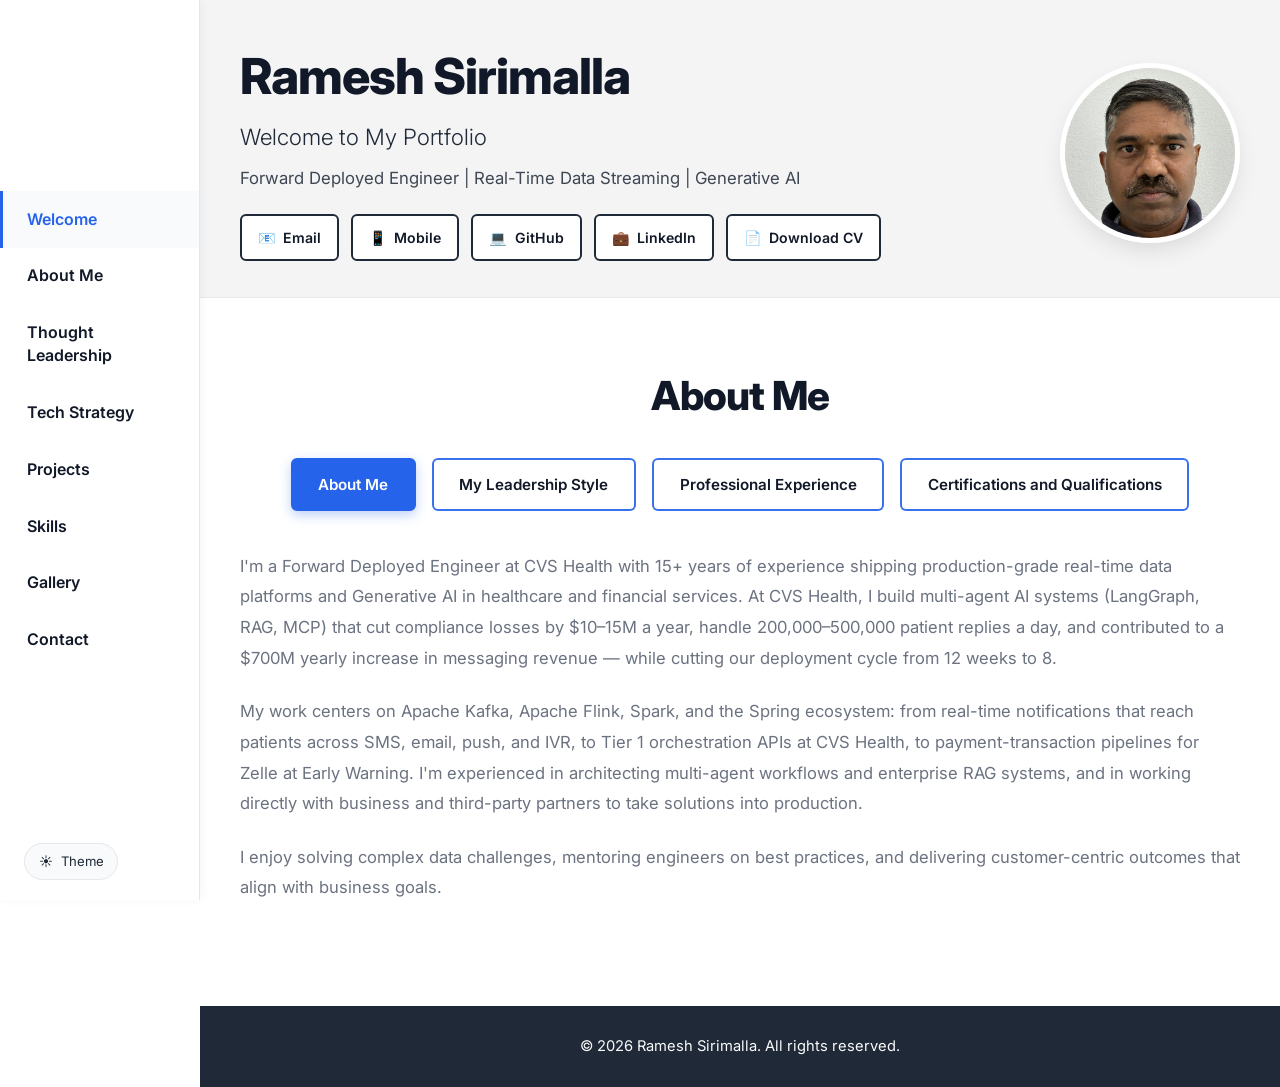
<file: index.html>
<!DOCTYPE html>
<html lang="en" data-theme="light">
<head>
  <meta charset="UTF-8">
  <meta name="viewport" content="width=device-width, initial-scale=1.0">
  <title>Ramesh Sirimalla — Forward Deployed Engineer</title>
  <meta name="description" content="Ramesh Sirimalla is a Forward Deployed Engineer at CVS Health building production multi-agent AI that saves $10–15M a year, with 15+ years in real-time data streaming.">
  <meta name="author" content="Ramesh Sirimalla">

  <!-- Open Graph -->
  <meta property="og:type" content="website">
  <meta property="og:title" content="Ramesh Sirimalla — Forward Deployed Engineer">
  <meta property="og:description" content="15+ years building real-time data platforms, Kafka streaming systems, APIs, and Generative AI solutions in healthcare and financial services.">
  <meta property="og:image" content="https://sirijallu.github.io/ramesh_sirimalla_profile/images/profile.jpg">
  <meta property="og:url" content="https://sirijallu.github.io/ramesh_sirimalla_profile/">

  <link rel="canonical" href="https://sirijallu.github.io/ramesh_sirimalla_profile/">
  <link rel="icon" type="image/svg+xml" href="images/favicon.svg">

  <link rel="preconnect" href="https://fonts.googleapis.com">
  <link rel="preconnect" href="https://fonts.gstatic.com" crossorigin>
  <link href="https://fonts.googleapis.com/css2?family=Inter:wght@300;400;500;600;700;800&display=swap" rel="stylesheet">

  <link rel="stylesheet" href="css/style.css">
</head>
<body>

  <a class="skip-link" href="#main">Skip to main content</a>

  <!-- ===================== Sidebar Navigation ===================== -->
  <nav class="sidebar" id="sidebar" aria-label="Primary">
    <ul class="sidebar-menu">
      <li><a href="#welcome" data-section="welcome">Welcome</a></li>
      <li><a href="#about" data-section="about">About Me</a></li>
      <li><a href="#thought-leadership" data-section="thought-leadership">Thought Leadership</a></li>
      <li><a href="#tech-strategy" data-section="tech-strategy">Tech Strategy</a></li>
      <li><a href="#projects" data-section="projects">Projects</a></li>
      <li><a href="#skills" data-section="skills">Skills</a></li>
      <li><a href="#gallery" data-section="gallery">Gallery</a></li>
      <li><a href="#contact" data-section="contact">Contact</a></li>
    </ul>

    <div class="sidebar-footer">
      <button id="theme-toggle" class="theme-toggle" aria-label="Toggle dark mode">
        <span class="icon-sun" aria-hidden="true">☀️</span>
        <span class="icon-moon" aria-hidden="true">🌙</span>
        <span class="theme-label">Theme</span>
      </button>
    </div>
  </nav>

  <!-- Mobile menu toggle -->
  <button class="mobile-menu-toggle" id="mobile-menu-toggle" aria-label="Toggle navigation menu" aria-expanded="false" aria-controls="sidebar">
    <span></span><span></span><span></span>
  </button>
  <div class="sidebar-backdrop" id="sidebar-backdrop" hidden></div>

  <!-- ===================== Main Content ===================== -->
  <div class="main-content">
    <main id="main">

      <!-- ===================== Hero ===================== -->
      <header id="welcome" class="hero">
        <div class="container hero-container">
          <div class="hero-content">
            <h1>Ramesh Sirimalla</h1>
            <p class="tagline-subtitle">Welcome to My Portfolio</p>
            <p class="tagline">Forward Deployed Engineer | Real-Time Data Streaming | Generative AI</p>

            <div class="hero-contact-links">
              <button type="button" class="hero-contact-btn" id="email-btn" aria-expanded="false" aria-controls="email-display">
                <span aria-hidden="true">📧</span> Email
              </button>
              <button type="button" class="hero-contact-btn" id="phone-btn" aria-expanded="false" aria-controls="phone-display">
                <span aria-hidden="true">📱</span> Mobile
              </button>
              <a href="https://github.com/sirijallu" class="hero-contact-btn" target="_blank" rel="noopener">
                <span aria-hidden="true">💻</span> GitHub
              </a>
              <a href="https://www.linkedin.com/in/ramesh-sirimalla/" class="hero-contact-btn" target="_blank" rel="noopener">
                <span aria-hidden="true">💼</span> LinkedIn
              </a>
              <a href="resume/Ramesh_Sirimalla_Resume.pdf" class="hero-contact-btn" target="_blank" rel="noopener">
                <span aria-hidden="true">📄</span> Download CV
              </a>
            </div>
            <p class="contact-reveal" id="email-display" hidden>
              📧 <a href="mailto:rsirimalla82@gmail.com">rsirimalla82@gmail.com</a>
            </p>
            <p class="contact-reveal" id="phone-display" hidden>
              📱 <a href="tel:+19402977675">+1 940-297-7675</a>
            </p>
          </div>
          <div class="hero-photo">
            <img src="images/profile.jpg" alt="Portrait of Ramesh Sirimalla" width="180" height="180" class="profile-image-hero" fetchpriority="high">
          </div>
        </div>
      </header>

      <!-- ===================== About ===================== -->
      <section id="about" class="section" data-panel>
        <div class="container">
          <h2 class="section-title">About Me</h2>

          <div class="tab-nav" role="tablist" aria-label="About topics">
            <button class="tab-btn active" role="tab" aria-selected="true" aria-controls="about-me" id="tab-about-me">About Me</button>
            <button class="tab-btn" role="tab" aria-selected="false" aria-controls="about-leadership" id="tab-about-leadership">My Leadership Style</button>
            <button class="tab-btn" role="tab" aria-selected="false" aria-controls="about-experience" id="tab-about-experience">Professional Experience</button>
            <button class="tab-btn" role="tab" aria-selected="false" aria-controls="about-certifications" id="tab-about-certifications">Certifications and Qualifications</button>
          </div>

          <!-- About Me -->
          <div class="tab-panel active about-text" id="about-me" role="tabpanel" aria-labelledby="tab-about-me">
            <p>
              I'm a Forward Deployed Engineer at CVS Health with 15+ years of experience shipping
              production-grade real-time data platforms and Generative AI in healthcare and financial
              services. At CVS Health, I build multi-agent AI systems (LangGraph, RAG, MCP) that cut
              compliance losses by $10–15M a year, handle 200,000–500,000 patient replies a day, and
              contributed to a $700M yearly increase in messaging revenue — while cutting our
              deployment cycle from 12 weeks to 8.
            </p>
            <p>
              My work centers on Apache Kafka, Apache Flink, Spark, and the Spring ecosystem: from
              real-time notifications that reach patients across SMS, email, push, and IVR, to
              Tier 1 orchestration APIs at CVS Health, to payment-transaction pipelines for Zelle
              at Early Warning. I'm experienced in architecting multi-agent workflows and
              enterprise RAG systems, and in working directly with business and third-party
              partners to take solutions into production.
            </p>
            <p>
              I enjoy solving complex data challenges, mentoring engineers on best practices, and
              delivering customer-centric outcomes that align with business goals.
            </p>
          </div>

          <!-- My Leadership Style -->
          <div class="tab-panel" id="about-leadership" role="tabpanel" aria-labelledby="tab-about-leadership" hidden>
            <p class="callout">
              I lead from the code outward. I stay hands-on in design and implementation, embed
              with business and third-party partners to understand the real problem, and help my
              team ship production-ready solutions — not just demos. I believe reliable systems
              come from clear ownership, strong engineering practices, and open collaboration.
            </p>

            <h3 class="subsection-title">Key Leadership Principles</h3>
            <div class="card-grid card-grid-3">
              <div class="card accent-card">
                <div class="card-icon" aria-hidden="true">🎯</div>
                <h4>Customer-Focused Delivery</h4>
                <p>Start from the patient, customer, or business user, and measure success by what reaches production.</p>
              </div>
              <div class="card accent-card">
                <div class="card-icon" aria-hidden="true">🛠️</div>
                <h4>Hands-On Technical Leadership</h4>
                <p>Lead high-level design and stay close to the code, so trade-offs are made with real technical depth.</p>
              </div>
              <div class="card accent-card">
                <div class="card-icon" aria-hidden="true">🔗</div>
                <h4>Systems Thinking</h4>
                <p>Design event-driven systems end to end — producers, topics, consumers, and downstream APIs — so each part stays reliable.</p>
              </div>
              <div class="card accent-card">
                <div class="card-icon" aria-hidden="true">🧑‍🏫</div>
                <h4>Mentoring Engineers</h4>
                <p>Mentor junior engineers on best practices and technical skills, and grow the team's capability over time.</p>
              </div>
              <div class="card accent-card">
                <div class="card-icon" aria-hidden="true">✅</div>
                <h4>Quality &amp; Compliance</h4>
                <p>Use code reviews and engineering standards to keep healthcare and financial systems secure and compliant.</p>
              </div>
              <div class="card accent-card">
                <div class="card-icon" aria-hidden="true">🤝</div>
                <h4>Cross-Functional Collaboration</h4>
                <p>Work closely with product, business, and partner teams to turn requirements into working solutions.</p>
              </div>
            </div>

            <h3 class="subsection-title">How I Apply Them</h3>
            <div class="application-list">
              <div class="application-item">
                <div class="application-icon" aria-hidden="true">🧪</div>
                <div>
                  <h4>Prove It With a POC</h4>
                  <p>Validate new approaches — Redpanda, Flink, Azure Service Bus — with focused proofs of concept before committing.</p>
                </div>
              </div>
              <div class="application-item">
                <div class="application-icon" aria-hidden="true">📟</div>
                <div>
                  <h4>Operate What We Build</h4>
                  <p>Build in monitoring and alerting with Splunk, Grafana, and C3 so issues are caught before users see them.</p>
                </div>
              </div>
              <div class="application-item">
                <div class="application-icon" aria-hidden="true">💬</div>
                <div>
                  <h4>Open Communication</h4>
                  <p>Resolve conflicts between teams and stakeholders early, and keep everyone aligned on scope and timelines.</p>
                </div>
              </div>
              <div class="application-item">
                <div class="application-icon" aria-hidden="true">🔁</div>
                <div>
                  <h4>Continuous Improvement</h4>
                  <p>Streamline workflows, automate routine work, and evaluate new tools that make the team faster.</p>
                </div>
              </div>
            </div>
          </div>

          <!-- Professional Experience -->
          <div class="tab-panel" id="about-experience" role="tabpanel" aria-labelledby="tab-about-experience" hidden>
            <div class="experience-item">
              <h3 class="company-name">CVS Health</h3>
              <h4 class="job-title">Forward Deployed Engineer</h4>
              <p class="job-meta">Dallas, TX | Dec 2023 – Present</p>
              <p class="job-summary">
                Build agentic AI that saves CVS Health an estimated $10–15 million a year in compliance losses on patient outreach.
              </p>
              <ul class="job-highlights">
                <li>Cut CVS Health's legal compliance losses by an estimated $10–15 million a year by designing and building a multi-agent AI system with LangGraph that screens patient outreach against the Do Not Contact list and TCPA rules across SMS, email, RCS, and IVR.</li>
                <li>Grounded the agents' compliance decisions with retrieval-augmented generation (RAG) over CVS compliance policies, patient consent records, and TCPA regulations.</li>
                <li>Connected the agents to the federal TCPA and Do Not Call (DNC) lists through the Model Context Protocol (MCP), so every outreach decision is checked against current federal data.</li>
                <li>Owned the solution end to end with business stakeholders, from development through production deployment, delivering real-time compliance alerts and an up-to-date dashboard for the business.</li>
                <li>Developed a model that uses CVS Health's internal NLP / LLM model to understand and respond to 200,000–500,000 patient replies a day across SMS (CVS's production short code), IVR, and email.</li>
                <li>Detects the intent of every reply and responds automatically: opt-outs (STOP), opt-ins (JOIN), UNDO, REFILL, HELP, YES/NO confirmations for refills and appointments, and free-text patient questions.</li>
                <li>Built a multi-agent system with LangGraph and RAG that gives business stakeholders across Pharmacy Personalization (RxP), Pharmacy Connect (RxC), IDW, and CRDW up-to-date Grafana and Splunk dashboards on patient outreach across SMS, IVR, email, RCS, and push.</li>
                <li>Increased outreach capacity by 25%, contributing to a $700 million yearly increase in revenue from CVS Health's messaging platform.</li>
                <li>Cut the deployment cycle from 12 weeks to 8 weeks (about 33% faster), getting new capabilities to patients and the business sooner.</li>
                <li>Lead engineering teams building healthcare solutions and mentor junior engineers on best practices.</li>
              </ul>
            </div>

            <div class="experience-item">
              <h3 class="company-name">CVS Health</h3>
              <h4 class="job-title">Senior Lead Engineer</h4>
              <p class="job-meta">Dallas, TX | Jun 2020 – Dec 2023</p>
              <p class="job-summary">
                Built real-time APIs and event-driven services for Retail Orchestration Channel
                Management (ROCM), a Tier 1 orchestration hub.
              </p>
              <ul class="job-highlights">
                <li>Designed Spring Boot services for a real-time compliance-check API and a Patient Preferences API for CVS.com users.</li>
                <li>Built inbound RESTful services for third-party dispositions and integrated internal submit-order, refill-reminder, and schedule-refill APIs.</li>
                <li>Built Spring Integration applications on Confluent Kafka to capture events in real time, apply business logic, and keep other CVS systems up to date.</li>
                <li>Built nightly Spring Boot schedulers loading ROCM configuration from Oracle to MongoDB.</li>
                <li>Set up high and critical alerting with C3 and Splunk, and led code reviews for quality and regulatory compliance.</li>
                <li>Designed and implemented RESTful web services integrating third-party SMS, IVR, and email providers.</li>
                <li>Built Kafka Streams applications with Spring Boot to prevent duplicate messages and guarantee delivery within the legal time window.</li>
                <li>Built a proof of concept decoupling RESTful services with Azure Service Bus for payment-transaction audits in the prescription purchase cycle, with computation in Apache Flink.</li>
                <li>Delivered multiple streaming proofs of concept on Redpanda, Apache Kafka, and Apache Flink.</li>
              </ul>
            </div>

            <div class="experience-item">
              <h3 class="company-name">Early Warning Services (Zelle)</h3>
              <h4 class="job-title">Senior Data Engineer</h4>
              <p class="job-meta">Scottsdale, AZ | Jan 2019 – May 2020</p>
              <p class="job-summary">
                Built real-time Kafka and Spring Boot services and reporting for payment transactions.
              </p>
              <ul class="job-highlights">
                <li>Developed Spring Boot services with Kafka Connect and KSQL to store audit transactions for real-time dashboards.</li>
                <li>Designed complex KStream topologies to dedupe messages and join multiple topics into a single downstream payload.</li>
                <li>Built a common gateway API with Spring Boot and Redis for load balancing and third-party integration.</li>
                <li>Built StreamSets pipelines for Mastercard reconciliation reports, and Grafana and Splunk dashboards for Visa and Zelle reporting.</li>
                <li>Led the development team and worked with stakeholders on requirements and data architecture.</li>
              </ul>
            </div>

            <div class="experience-item">
              <h3 class="company-name">CBRE</h3>
              <h4 class="job-title">Kafka Lead Developer</h4>
              <p class="job-meta">Dallas, TX | Jun 2018 – Dec 2018</p>
              <p class="job-summary">
                Streamed corporate real estate data from CBRE's Sequentra platform to external lease-accounting
                systems with Confluent Kafka and microservices.
              </p>
              <ul class="job-highlights">
                <li>Implemented complex Confluent Kafka producer use cases publishing 3 million records into the Kafka cluster.</li>
                <li>Built pub-sub producer and consumer services for payments, reports, occupancies, and other use cases, updating customer applications in real time.</li>
                <li>Implemented replay and retry logic for business needs, with consumers that reset offsets using the Kafka consumer seek API.</li>
                <li>Worked closely with data scientists, providing the data inputs required by business requirements, and took part in application design document (ADD) discussions with the strategic architect.</li>
                <li>Built a proof of concept provisioning AWS infrastructure with Terraform, and worked on CI/CD pipelines with DevOps tools.</li>
              </ul>
            </div>

            <h3 class="subsection-title">Earlier Career Experience</h3>

            <div class="experience-item condensed">
              <h3 class="company-name">New York State (ITS)</h3>
              <h4 class="job-title">Big Data Developer</h4>
              <p class="job-meta">Albany, NY | Apr 2015 – May 2018</p>
              <p class="job-summary">
                Improved real-time analytics by integrating Kafka and Spark Streaming, built big data
                solutions on the Hadoop ecosystem, and developed Java applications with Spring and Hibernate.
              </p>
            </div>

            <div class="experience-item condensed">
              <h3 class="company-name">New York State Police (DCJS)</h3>
              <h4 class="job-title">Senior Software Engineer</h4>
              <p class="job-meta">Albany, NY | Apr 2013 – Mar 2015</p>
              <p class="job-summary">
                Developed and maintained Java applications, integrated third-party APIs, and resolved
                production issues in an Agile team.
              </p>
            </div>

            <div class="experience-item condensed">
              <h3 class="company-name">Pearson VUE</h3>
              <h4 class="job-title">Senior Software Engineer</h4>
              <p class="job-meta">Iowa City, IA | Nov 2011 – Mar 2013</p>
              <p class="job-summary">
                Built the fee-processing system for the NBPTS National Board Certification program
                (about 55,000 certified teachers and counselors), from requirements through go-live.
              </p>
              <ul class="job-highlights">
                <li>Developed the core journal-entry flow and about 10 use cases (fund distribution, scholarships, approvals, third-party payer setup), plus journal-entry reports and stored procedures.</li>
                <li>Built CyberSource credit-card and eCheck reconciliation, and fixed Hosted Order Page timeouts with a POST URL integration.</li>
                <li>Played a major role in go-live and stabilization, then rolled the application out to other brands.</li>
              </ul>
            </div>
          </div>

          <!-- Certifications and Qualifications -->
          <div class="tab-panel" id="about-certifications" role="tabpanel" aria-labelledby="tab-about-certifications" hidden>
            <div class="card-grid card-grid-2">
              <div class="card accent-card">
                <h3>Confluent Fundamentals Accreditation</h3>
                <p class="cert-issuer">Confluent</p>
                <p>Validates core knowledge of Apache Kafka and the Confluent platform — topics, producers and consumers, Kafka Connect, and stream processing.</p>
              </div>
            </div>

            <h3 class="subsection-title">Education</h3>
            <div class="card-grid card-grid-2">
              <div class="card accent-card">
                <h3>Bachelor of Engineering, Computer Science</h3>
                <p class="cert-issuer">MVSR Engineering College (Osmania University), Hyderabad, India | 2001 – 2005</p>
                <p>Graduated with First Class.</p>
              </div>
            </div>
          </div>
        </div>
      </section>

      <!-- ===================== Thought Leadership ===================== -->
      <section id="thought-leadership" class="section" data-panel>
        <div class="container">
          <h2 class="section-title">Thought Leadership</h2>

          <div class="tab-nav" role="tablist" aria-label="Thought leadership topics">
            <button class="tab-btn active" role="tab" aria-selected="true" aria-controls="tl-highlights" id="tab-tl-highlights">Career Highlights</button>
            <button class="tab-btn" role="tab" aria-selected="false" aria-controls="tl-recommendations" id="tab-tl-recommendations">Recommendations</button>
          </div>

          <div class="tab-panel active" id="tl-highlights" role="tabpanel" aria-labelledby="tab-tl-highlights">
            <div class="feature-list">
              <div class="feature-item">
                <h3>🤖 $10–15M a year saved with agentic AI for patient outreach compliance</h3>
                <p>Built and deployed, end to end with business stakeholders, a multi-agent LangGraph system with RAG and MCP that screens outreach across SMS, email, RCS, and IVR against TCPA and Do Not Contact rules, with real-time alerts and a live dashboard for the business.</p>
              </div>
              <div class="feature-item">
                <h3>📨 Real-time notifications for CVS Health patients</h3>
                <p>Led design of streaming applications that deliver a near-real-time experience across SMS, email, push, and IVR, with duplicate prevention and legal delivery windows.</p>
              </div>
              <div class="feature-item">
                <h3>🏥 Tier 1 orchestration hub APIs</h3>
                <p>Built real-time compliance-check and Patient Preferences APIs for CVS.com users, with high and critical alerting on Splunk and C3.</p>
              </div>
              <div class="feature-item">
                <h3>💸 Real-time payment pipelines for Zelle</h3>
                <p>Designed complex KStream topologies and Kafka Connect / KSQL services powering real-time audit dashboards and Visa, Mastercard, and Zelle reporting.</p>
              </div>
              <div class="feature-item">
                <h3>🌊 Streaming innovation through proofs of concept</h3>
                <p>Delivered multiple POCs on Redpanda, Apache Kafka, Apache Flink, and Azure Service Bus to evaluate new streaming architectures.</p>
              </div>
              <div class="feature-item">
                <h3>⏩ Deployment cycle cut from 12 weeks to 8</h3>
                <p>Delivered new capabilities to CVS Health patients and business teams about 33% faster.</p>
              </div>
              <div class="feature-item">
                <h3>🧑‍🏫 Mentoring the next generation of engineers</h3>
                <p>Lead engineering teams building healthcare solutions and mentor junior engineers on best practices and technical skills.</p>
              </div>
            </div>
          </div>

          <div class="tab-panel" id="tl-recommendations" role="tabpanel" aria-labelledby="tab-tl-recommendations" hidden>
            <blockquote class="callout testimonial">
              <p>"Ramesh was a pleasure to work with. He did an outstanding job for me at our client, New York State. I highly recommend Ramesh to any potential employer."</p>
              <footer>— Robert Kelsey, via <a href="https://www.linkedin.com/in/ramesh-sirimalla/" target="_blank" rel="noopener">LinkedIn</a></footer>
            </blockquote>
          </div>
        </div>
      </section>

      <!-- ===================== Tech Strategy ===================== -->
      <section id="tech-strategy" class="section" data-panel>
        <div class="container">
          <h2 class="section-title">Tech Strategy</h2>

          <div class="tab-nav" role="tablist" aria-label="Tech strategy topics">
            <button class="tab-btn active" role="tab" aria-selected="true" aria-controls="ts-streaming" id="tab-ts-streaming">Real-Time Streaming Pillars</button>
          </div>

          <div class="tab-panel active" id="ts-streaming" role="tabpanel" aria-labelledby="tab-ts-streaming">
            <p class="section-intro">
              Five pillars I use to design real-time data platforms and GenAI systems that hold up
              in production — in regulated industries like healthcare and payments.
            </p>

            <div class="card-grid card-grid-3">
              <div class="card pillar-card">
                <div class="pillar-head">
                  <span class="pillar-icon" aria-hidden="true">🎯</span>
                  <div><span class="pillar-num">Pillar 1</span><h3>Reliable Delivery</h3></div>
                </div>
                <p class="pillar-lead">Every message, exactly when it matters.</p>
                <ul class="check-list">
                  <li>Deduplicate and join streams with KStreams</li>
                  <li>Meet business and legal delivery windows</li>
                  <li>Design for retries and failure from day one</li>
                </ul>
              </div>
              <div class="card pillar-card">
                <div class="pillar-head">
                  <span class="pillar-icon" aria-hidden="true">🧩</span>
                  <div><span class="pillar-num">Pillar 2</span><h3>Event-Driven Decoupling</h3></div>
                </div>
                <p class="pillar-lead">Loosely coupled services that scale independently.</p>
                <ul class="check-list">
                  <li>Kafka, Redpanda, and Azure Service Bus as the backbone</li>
                  <li>Clean RESTful APIs at the edges</li>
                  <li>Stateful processing in Kafka Streams and Flink</li>
                </ul>
              </div>
              <div class="card pillar-card">
                <div class="pillar-head">
                  <span class="pillar-icon" aria-hidden="true">📟</span>
                  <div><span class="pillar-num">Pillar 3</span><h3>Observability</h3></div>
                </div>
                <p class="pillar-lead">Know before your users do.</p>
                <ul class="check-list">
                  <li>Splunk and Grafana dashboards for business and engineering</li>
                  <li>High and critical alerting for Tier 1 systems</li>
                  <li>Real-time visibility into transactions</li>
                </ul>
              </div>
              <div class="card pillar-card">
                <div class="pillar-head">
                  <span class="pillar-icon" aria-hidden="true">🛡️</span>
                  <div><span class="pillar-num">Pillar 4</span><h3>Security &amp; Compliance</h3></div>
                </div>
                <p class="pillar-lead">Built for healthcare and financial data.</p>
                <ul class="check-list">
                  <li>Access control and audit trails</li>
                  <li>PII detection and redaction</li>
                  <li>Code reviews against industry regulations</li>
                </ul>
              </div>
              <div class="card pillar-card">
                <div class="pillar-head">
                  <span class="pillar-icon" aria-hidden="true">🤖</span>
                  <div><span class="pillar-num">Pillar 5</span><h3>Production-Grade GenAI</h3></div>
                </div>
                <p class="pillar-lead">From prototype to trusted system.</p>
                <ul class="check-list">
                  <li>RAG and multi-agent workflows with LangGraph</li>
                  <li>LLM evaluation and guardrails</li>
                  <li>Prompt-injection mitigation and structured outputs</li>
                </ul>
              </div>
            </div>

            <div class="callout callout-center">
              <h3>Why it matters</h3>
              <p>Real-time systems touch patients, customers, and payments directly. Getting reliability, observability, and compliance right is what turns a streaming pipeline into a service people can trust.</p>
            </div>
          </div>
        </div>
      </section>

      <!-- ===================== Featured Projects ===================== -->
      <section id="projects" class="section section-alt" data-panel>
        <div class="container">
          <h2 class="section-title">Featured Projects</h2>

          <div class="tab-nav" role="tablist" aria-label="Projects">
            <button class="tab-btn active" role="tab" aria-selected="true" aria-controls="project-compliance" id="tab-project-compliance">Compliance AI Agents</button>
            <button class="tab-btn" role="tab" aria-selected="false" aria-controls="project-replies" id="tab-project-replies">Patient Reply AI</button>
            <button class="tab-btn" role="tab" aria-selected="false" aria-controls="project-analytics" id="tab-project-analytics">Outreach Analytics Agents</button>
            <button class="tab-btn" role="tab" aria-selected="false" aria-controls="project-notify" id="tab-project-notify">Patient Notifications</button>
            <button class="tab-btn" role="tab" aria-selected="false" aria-controls="project-rocm" id="tab-project-rocm">ROCM &amp; Patient APIs</button>
            <button class="tab-btn" role="tab" aria-selected="false" aria-controls="project-flink" id="tab-project-flink">Streaming POCs</button>
            <button class="tab-btn" role="tab" aria-selected="false" aria-controls="project-zelle" id="tab-project-zelle">Zelle Real-Time Services</button>
            <button class="tab-btn" role="tab" aria-selected="false" aria-controls="project-nys" id="tab-project-nys">NY State Big Data</button>
          </div>

          <article class="tab-panel active project-detail" id="project-compliance" role="tabpanel" aria-labelledby="tab-project-compliance">
            <div class="project-header">
              <span class="project-badge">🤖 CVS Health · Agentic AI</span>
              <h3>Agentic AI for Patient Outreach Compliance</h3>
              <p class="project-subtitle">Multi-agent screening against TCPA and Do Not Contact rules before patients are contacted</p>
            </div>
            <div class="stat-grid">
              <div class="stat-card"><div class="stat-icon" aria-hidden="true">💰</div><strong>$10–15M / year</strong><span>Compliance Losses Avoided</span></div>
              <div class="stat-card"><div class="stat-icon" aria-hidden="true">📡</div><strong>4</strong><span>Channels: SMS, Email, RCS, IVR</span></div>
              <div class="stat-card"><div class="stat-icon" aria-hidden="true">🧠</div><strong>Multi-Agent</strong><span>Built with LangGraph</span></div>
              <div class="stat-card"><div class="stat-icon" aria-hidden="true">⚖️</div><strong>TCPA + DNC</strong><span>Federal Lists via MCP</span></div>
              <div class="stat-card"><div class="stat-icon" aria-hidden="true">🚨</div><strong>Real-Time</strong><span>Alerts &amp; Live Dashboard in Production</span></div>
            </div>
            <div class="detail-card">
              <h4><span class="detail-icon" aria-hidden="true">🎯</span> What I Built</h4>
              <ul class="job-highlights">
                <li>Cut CVS Health's legal compliance losses by an estimated $10–15 million a year by designing and building a multi-agent AI system with LangGraph that screens patient outreach against the Do Not Contact list and TCPA rules across SMS, email, RCS, and IVR.</li>
                <li>Grounded the agents' compliance decisions with retrieval-augmented generation (RAG) over CVS compliance policies, patient consent records, and TCPA regulations.</li>
                <li>Connected the agents to the federal TCPA and Do Not Call (DNC) lists through the Model Context Protocol (MCP), so every outreach decision is checked against current federal data.</li>
                <li>Owned the solution end to end with business stakeholders, from development through production deployment, delivering real-time compliance alerts and an up-to-date dashboard for the business.</li>
              </ul>
              <h4><span class="detail-icon" aria-hidden="true">🛠️</span> Technology Stack</h4>
              <ul class="tag-list"><li>LangGraph</li><li>RAG</li><li>Model Context Protocol</li><li>Multi-Agent AI</li></ul>
            </div>
          </article>

          <article class="tab-panel project-detail" id="project-replies" role="tabpanel" aria-labelledby="tab-project-replies" hidden>
            <div class="project-header">
              <span class="project-badge">💬 CVS Health · NLP / LLM</span>
              <h3>AI-Powered Patient Reply Handling</h3>
              <p class="project-subtitle">Understanding and answering patient replies across SMS, IVR, and email in production</p>
            </div>
            <div class="stat-grid">
              <div class="stat-card"><div class="stat-icon" aria-hidden="true">🔁</div><strong>Automatic</strong><span>Intent Detection &amp; Responses</span></div>
              <div class="stat-card"><div class="stat-icon" aria-hidden="true">🔤</div><strong>7+ Reply Types</strong><span>STOP, JOIN, UNDO, REFILL, HELP, YES/NO, free text</span></div>
              <div class="stat-card"><div class="stat-icon" aria-hidden="true">🇺🇸</div><strong>200K–500K</strong><span>Patient Replies Handled per Day</span></div>
            </div>
            <div class="detail-card">
              <h4><span class="detail-icon" aria-hidden="true">🎯</span> What I Built</h4>
              <ul class="job-highlights">
                <li>Developed a model that uses CVS Health's internal NLP / LLM model to understand and respond to 200,000–500,000 patient replies a day across SMS (CVS's production short code), IVR, and email.</li>
                <li>Detects the intent of every reply and responds automatically: opt-outs (STOP), opt-ins (JOIN), UNDO, REFILL, HELP, YES/NO confirmations for refills and appointments, and free-text patient questions.</li>
              </ul>
              <h4><span class="detail-icon" aria-hidden="true">🛠️</span> Technology Stack</h4>
              <ul class="tag-list"><li>NLP</li><li>LLM</li><li>Intent Detection</li><li>SMS Short Code</li><li>IVR</li><li>Email</li></ul>
            </div>
          </article>

          <article class="tab-panel project-detail" id="project-analytics" role="tabpanel" aria-labelledby="tab-project-analytics" hidden>
            <div class="project-header">
              <span class="project-badge">📊 CVS Health · Agentic AI</span>
              <h3>Multi-Agent Outreach Analytics</h3>
              <p class="project-subtitle">Up-to-date Grafana and Splunk outreach dashboards for pharmacy business teams</p>
            </div>
            <div class="stat-grid">
              <div class="stat-card"><div class="stat-icon" aria-hidden="true">👥</div><strong>4</strong><span>Business Groups: RxP, RxC, IDW, CRDW</span></div>
              <div class="stat-card"><div class="stat-icon" aria-hidden="true">📡</div><strong>5</strong><span>Channels: SMS, IVR, Email, RCS, Push</span></div>
              <div class="stat-card"><div class="stat-icon" aria-hidden="true">📈</div><strong>+25%</strong><span>Outreach Capacity</span></div>
              <div class="stat-card"><div class="stat-icon" aria-hidden="true">💵</div><strong>$700M / year</strong><span>Messaging Revenue Growth Supported</span></div>
            </div>
            <div class="detail-card">
              <h4><span class="detail-icon" aria-hidden="true">🎯</span> What I Built</h4>
              <ul class="job-highlights">
                <li>Built a multi-agent system with LangGraph and RAG that gives business stakeholders across Pharmacy Personalization (RxP), Pharmacy Connect (RxC), IDW, and CRDW up-to-date Grafana and Splunk dashboards on patient outreach across SMS, IVR, email, RCS, and push.</li>
                <li>Increased outreach capacity by 25%, contributing to a $700 million yearly increase in revenue from CVS Health's messaging platform.</li>
              </ul>
              <h4><span class="detail-icon" aria-hidden="true">🛠️</span> Technology Stack</h4>
              <ul class="tag-list"><li>LangGraph</li><li>RAG</li><li>Multi-Agent AI</li><li>Grafana</li><li>Splunk</li></ul>
            </div>
          </article>

          <article class="tab-panel project-detail" id="project-notify" role="tabpanel" aria-labelledby="tab-project-notify" hidden>
            <div class="project-header">
              <span class="project-badge">🏥 CVS Health</span>
              <h3>Real-Time Patient &amp; Customer Notifications</h3>
              <p class="project-subtitle">Near-real-time messages to patients and customers across every channel</p>
            </div>
            <div class="stat-grid">
              <div class="stat-card"><div class="stat-icon" aria-hidden="true">📨</div><strong>4</strong><span>Channels: SMS, Email, Push, IVR</span></div>
              <div class="stat-card"><div class="stat-icon" aria-hidden="true">⚡</div><strong>Real-Time</strong><span>Streaming Delivery</span></div>
              <div class="stat-card"><div class="stat-icon" aria-hidden="true">✅</div><strong>No Duplicates</strong><span>Within Legal Time Window</span></div>
            </div>
            <div class="detail-card">
              <h4><span class="detail-icon" aria-hidden="true">🎯</span> What I Built</h4>
              <ul class="job-highlights">
                <li>Led high-level design and development of real-time data streaming applications for patient and customer notifications.</li>
                <li>Designed RESTful web services integrating third-party SMS, IVR, and email providers.</li>
                <li>Built Kafka Streams applications with Spring Boot to prevent duplicate messages and ensure delivery within the legal time window.</li>
              </ul>
              <h4><span class="detail-icon" aria-hidden="true">🛠️</span> Technology Stack</h4>
              <ul class="tag-list"><li>Kafka Streams</li><li>Spring Boot</li><li>REST APIs</li><li>Confluent Kafka</li></ul>
            </div>
          </article>

          <article class="tab-panel project-detail" id="project-rocm" role="tabpanel" aria-labelledby="tab-project-rocm" hidden>
            <div class="project-header">
              <span class="project-badge">🏥 CVS Health</span>
              <h3>Retail Orchestration (ROCM) &amp; Patient APIs</h3>
              <p class="project-subtitle">Real-time APIs and event processing for a Tier 1 orchestration hub</p>
            </div>
            <div class="stat-grid">
              <div class="stat-card"><div class="stat-icon" aria-hidden="true">🏛️</div><strong>Tier 1</strong><span>Orchestration Hub</span></div>
              <div class="stat-card"><div class="stat-icon" aria-hidden="true">🔌</div><strong>Real-Time</strong><span>Event-Driven Integrations</span></div>
              <div class="stat-card"><div class="stat-icon" aria-hidden="true">🚨</div><strong>C3 + Splunk</strong><span>High &amp; Critical Alerting</span></div>
            </div>
            <div class="detail-card">
              <h4><span class="detail-icon" aria-hidden="true">🎯</span> What I Built</h4>
              <ul class="job-highlights">
                <li>Built Spring Boot services for a real-time compliance-check API and a Patient Preferences update API for CVS.com users.</li>
                <li>Built inbound RESTful services for third-party dispositions and integrated submit-order, refill-reminder, and schedule-refill APIs.</li>
                <li>Captured closing events from Confluent Kafka topics with Spring Integration, applied business logic, and called downstream CVS APIs.</li>
                <li>Built nightly Spring Boot schedulers loading ROCM configuration from Oracle to MongoDB, and set up C3 and Splunk alerting.</li>
              </ul>
              <h4><span class="detail-icon" aria-hidden="true">🛠️</span> Technology Stack</h4>
              <ul class="tag-list"><li>Spring Boot</li><li>Spring Integration</li><li>Confluent Kafka</li><li>Oracle</li><li>MongoDB</li><li>Splunk</li></ul>
            </div>
          </article>

          <article class="tab-panel project-detail" id="project-flink" role="tabpanel" aria-labelledby="tab-project-flink" hidden>
            <div class="project-header">
              <span class="project-badge">🌊 CVS Health</span>
              <h3>Streaming Proofs of Concept</h3>
              <p class="project-subtitle">Evaluating next-generation streaming platforms for healthcare workloads</p>
            </div>
            <div class="stat-grid">
              <div class="stat-card"><div class="stat-icon" aria-hidden="true">🧪</div><strong>Multiple</strong><span>Streaming POCs</span></div>
              <div class="stat-card"><div class="stat-icon" aria-hidden="true">💳</div><strong>RxP</strong><span>Prescription Payment Audits</span></div>
              <div class="stat-card"><div class="stat-icon" aria-hidden="true">🔀</div><strong>3</strong><span>Platforms: Redpanda, Kafka, Flink</span></div>
            </div>
            <div class="detail-card">
              <h4><span class="detail-icon" aria-hidden="true">🎯</span> What I Built</h4>
              <ul class="job-highlights">
                <li>Built a POC decoupling RESTful services with Azure Service Bus for payment-transaction audits during the prescription purchase cycle, with computation in Apache Flink.</li>
                <li>Delivered multiple POCs across use cases on Redpanda, Apache Kafka, and Apache Flink.</li>
              </ul>
              <h4><span class="detail-icon" aria-hidden="true">🛠️</span> Technology Stack</h4>
              <ul class="tag-list"><li>Apache Flink</li><li>Azure Service Bus</li><li>Redpanda</li><li>Apache Kafka</li></ul>
            </div>
          </article>

          <article class="tab-panel project-detail" id="project-zelle" role="tabpanel" aria-labelledby="tab-project-zelle" hidden>
            <div class="project-header">
              <span class="project-badge">💸 Early Warning Services</span>
              <h3>Real-Time Kafka Services for Zelle</h3>
              <p class="project-subtitle">Payment-transaction streaming, auditing, and reporting</p>
            </div>
            <div class="stat-grid">
              <div class="stat-card"><div class="stat-icon" aria-hidden="true">📊</div><strong>Real-Time</strong><span>Audit Dashboards</span></div>
              <div class="stat-card"><div class="stat-icon" aria-hidden="true">🔗</div><strong>2+ Topics</strong><span>Joined per KStream Topology</span></div>
              <div class="stat-card"><div class="stat-icon" aria-hidden="true">💳</div><strong>3</strong><span>Networks Reported: Visa, Mastercard, Zelle</span></div>
            </div>
            <div class="detail-card">
              <h4><span class="detail-icon" aria-hidden="true">🎯</span> What I Built</h4>
              <ul class="job-highlights">
                <li>Developed Spring Boot services with Kafka Connect and KSQL to store audit transactions for real-time dashboards.</li>
                <li>Designed complex KStream topologies to dedupe messages and join two or more topics into a final downstream payload.</li>
                <li>Built a common gateway API with Spring Boot and Redis for load balancing and third-party integrations.</li>
                <li>Built StreamSets pipelines for Mastercard reconciliation reports, and Grafana and Splunk dashboards for Visa and Zelle.</li>
              </ul>
              <h4><span class="detail-icon" aria-hidden="true">🛠️</span> Technology Stack</h4>
              <ul class="tag-list"><li>Kafka Streams</li><li>Kafka Connect</li><li>KSQL</li><li>Redis</li><li>StreamSets</li><li>Grafana</li></ul>
            </div>
          </article>

          <article class="tab-panel project-detail" id="project-nys" role="tabpanel" aria-labelledby="tab-project-nys" hidden>
            <div class="project-header">
              <span class="project-badge">🏛️ New York State</span>
              <h3>Big Data &amp; Real-Time Analytics</h3>
              <p class="project-subtitle">Modernizing state data processing with Hadoop, Kafka, and Spark</p>
            </div>
            <div class="stat-grid">
              <div class="stat-card"><div class="stat-icon" aria-hidden="true">🐘</div><strong>Hadoop</strong><span>Ecosystem Solutions</span></div>
              <div class="stat-card"><div class="stat-icon" aria-hidden="true">⚡</div><strong>Real-Time</strong><span>Kafka + Spark Streaming</span></div>
            </div>
            <div class="detail-card">
              <h4><span class="detail-icon" aria-hidden="true">🎯</span> What I Built</h4>
              <ul class="job-highlights">
                <li>Improved real-time analytics by integrating Kafka and Spark Streaming into existing infrastructure.</li>
                <li>Designed big data solutions with Hadoop ecosystem tools for scalable, distributed storage and processing.</li>
                <li>Developed and optimized complex SQL on Oracle, SQL Server, and MySQL, and worked with data scientists to refine ML models.</li>
              </ul>
              <h4><span class="detail-icon" aria-hidden="true">🛠️</span> Technology Stack</h4>
              <ul class="tag-list"><li>Hadoop</li><li>Spark Streaming</li><li>Kafka</li><li>Java</li><li>Oracle</li></ul>
            </div>
          </article>
        </div>
      </section>

      <!-- ===================== Skills ===================== -->
      <section id="skills" class="section" data-panel>
        <div class="container">
          <h2 class="section-title">Skills &amp; Technologies</h2>

          <div class="skills-grid">
            <div class="skill-column">
              <h3>Streaming &amp; Messaging</h3>
              <ul class="check-list">
                <li>Confluent Kafka</li><li>Kafka Streams</li><li>Kafka Connect &amp; KSQL</li>
                <li>Apache Flink</li><li>Redpanda</li><li>Azure Service Bus</li>
                <li>Spark Streaming</li><li>StreamSets</li>
              </ul>
            </div>
            <div class="skill-column">
              <h3>Generative &amp; Agentic AI</h3>
              <ul class="check-list">
                <li>LLMs &amp; Prompt Engineering</li><li>RAG</li><li>LangChain &amp; LangGraph</li>
                <li>OpenAI API &amp; Amazon Bedrock</li><li>Model Context Protocol</li>
                <li>LLM Evaluation &amp; Guardrails</li><li>FAISS, Pinecone, Chroma</li>
              </ul>
            </div>
            <div class="skill-column">
              <h3>Programming</h3>
              <ul class="check-list">
                <li>Java</li><li>Python</li><li>SQL</li><li>C++</li>
                <li>Spring Boot &amp; Spring Integration</li><li>Hibernate</li><li>PySpark &amp; Pandas</li>
              </ul>
            </div>
            <div class="skill-column">
              <h3>Data &amp; Databases</h3>
              <ul class="check-list">
                <li>Oracle</li><li>SQL Server</li><li>MySQL</li><li>MongoDB</li>
                <li>Redis</li><li>Google Spanner</li><li>Hadoop Ecosystem</li>
              </ul>
            </div>
            <div class="skill-column">
              <h3>Cloud &amp; DevOps</h3>
              <ul class="check-list">
                <li>AWS</li><li>Docker</li><li>Kubernetes (AKS, GKE)</li>
                <li>Jenkins &amp; GitHub Actions</li><li>CI/CD &amp; MLOps</li>
                <li>Splunk &amp; Grafana</li>
              </ul>
            </div>
          </div>
        </div>
      </section>

      <!-- ===================== Gallery ===================== -->
      <section id="gallery" class="section" data-panel>
        <div class="container">
          <h2 class="section-title">Gallery</h2>
          <div class="empty-state">
            <div class="empty-icon" aria-hidden="true">📸</div>
            <h3>Talks, videos &amp; event photos coming soon</h3>
            <p>Conference talks, workshops, and team events will be shared here.</p>
          </div>
        </div>
      </section>

      <!-- ===================== Contact ===================== -->
      <section id="contact" class="section section-alt" data-panel>
        <div class="container">
          <h2 class="section-title">Get In Touch</h2>
          <p class="section-intro">
            I'm always interested in hearing about new opportunities, advisory roles,
            and speaking engagements.
          </p>

          <div class="contact-links">
            <a href="mailto:rsirimalla82@gmail.com" class="contact-btn"><span aria-hidden="true">📧</span> rsirimalla82@gmail.com</a>
            <a href="tel:+19402977675" class="contact-btn"><span aria-hidden="true">📱</span> +1 940-297-7675</a>
            <a href="https://github.com/sirijallu" class="contact-btn" target="_blank" rel="noopener"><span aria-hidden="true">💻</span> GitHub</a>
            <a href="https://www.linkedin.com/in/ramesh-sirimalla/" class="contact-btn" target="_blank" rel="noopener"><span aria-hidden="true">💼</span> LinkedIn</a>
            <a href="resume/Ramesh_Sirimalla_Resume.pdf" class="contact-btn" target="_blank" rel="noopener"><span aria-hidden="true">📄</span> Download CV</a>
          </div>
        </div>
      </section>

    </main>

    <!-- ===================== Footer ===================== -->
    <footer class="site-footer">
      <p>© <span id="year"></span> Ramesh Sirimalla. All rights reserved.</p>
    </footer>
  </div>

  <script src="js/main.js"></script>
</body>
</html>
</file>
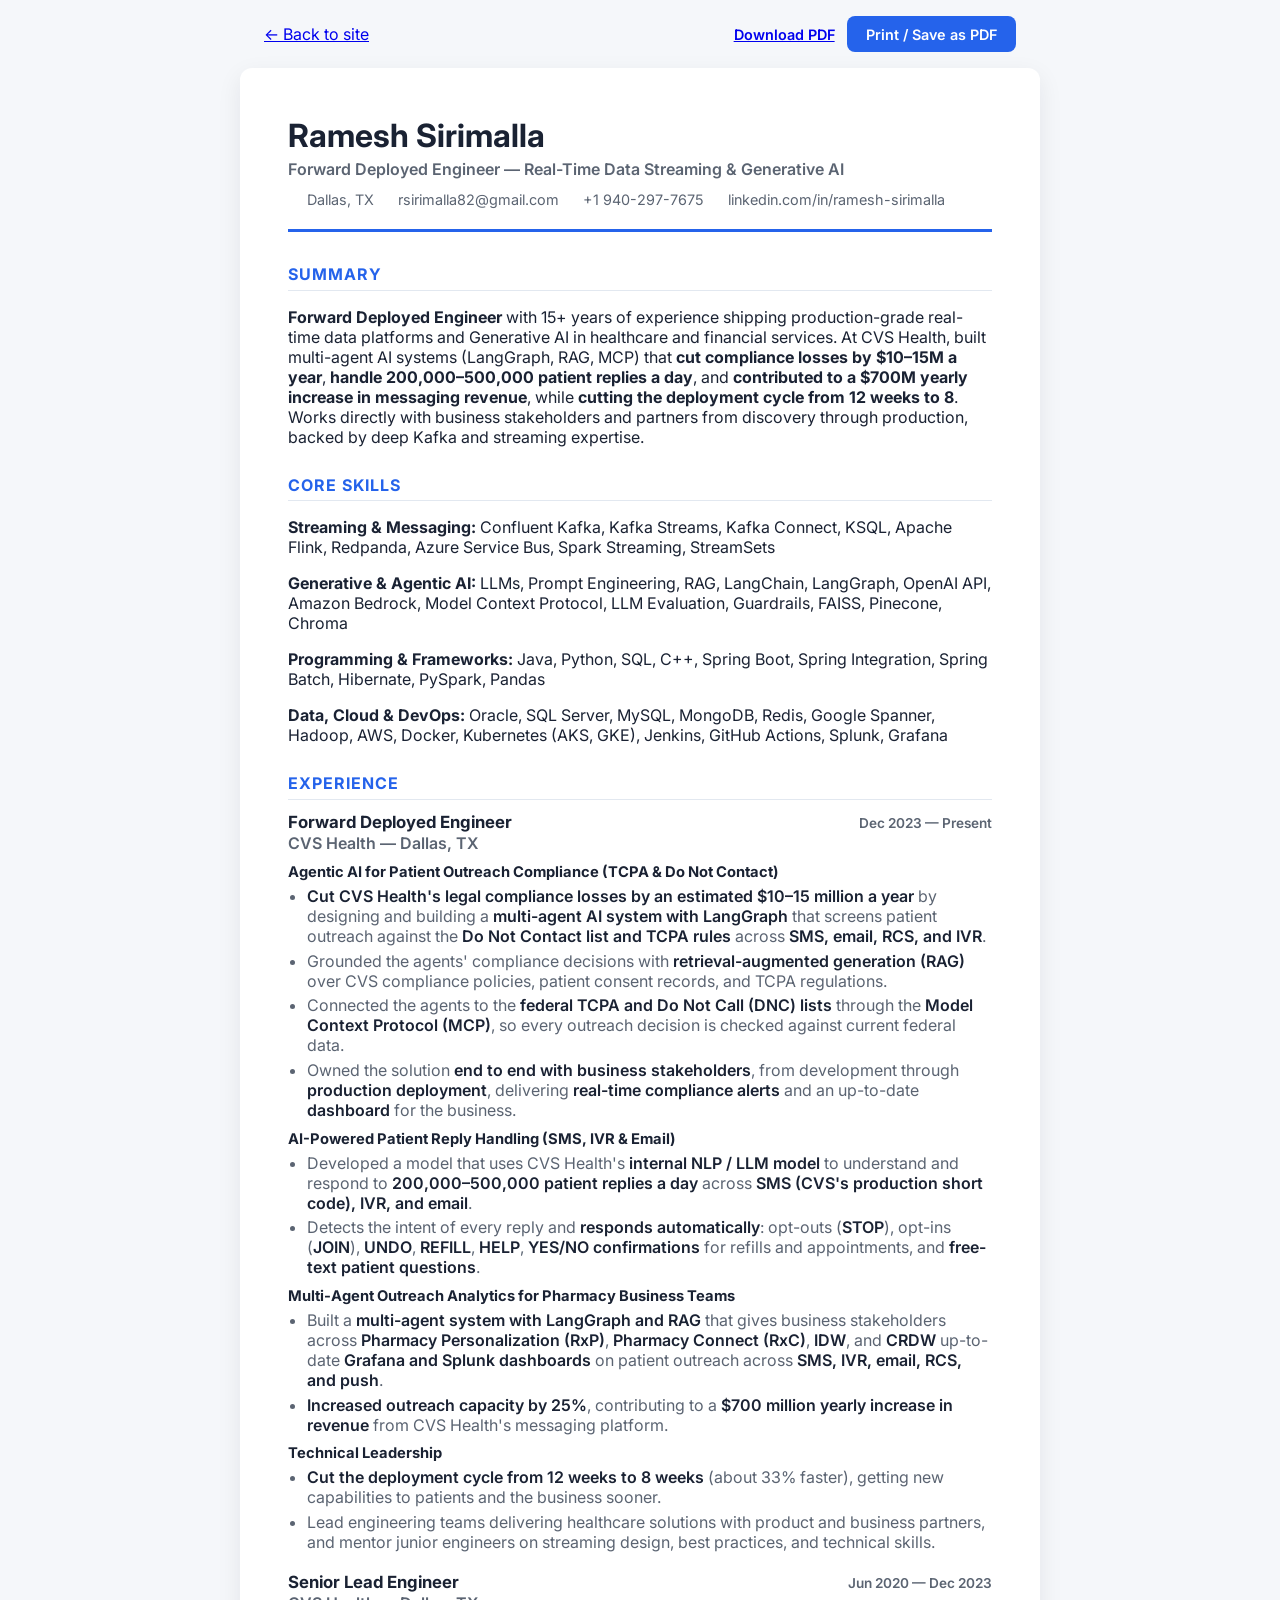
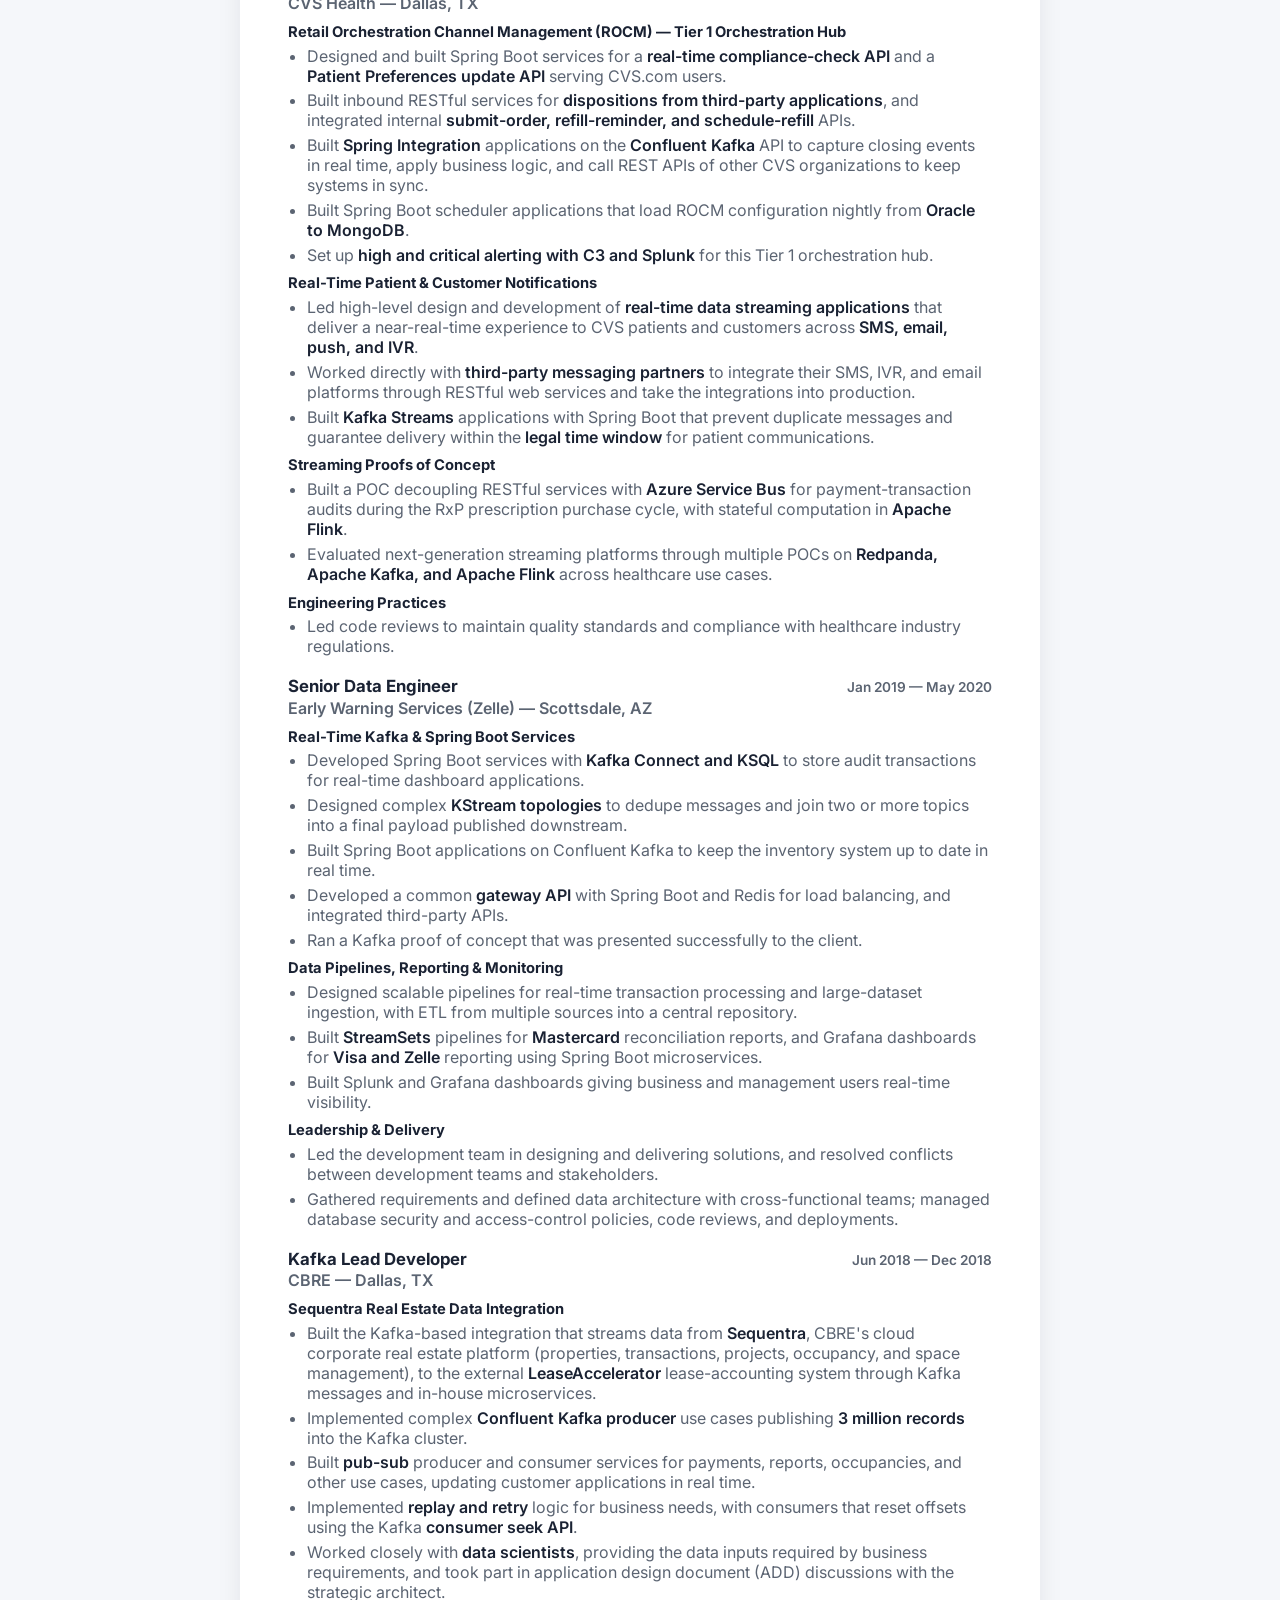
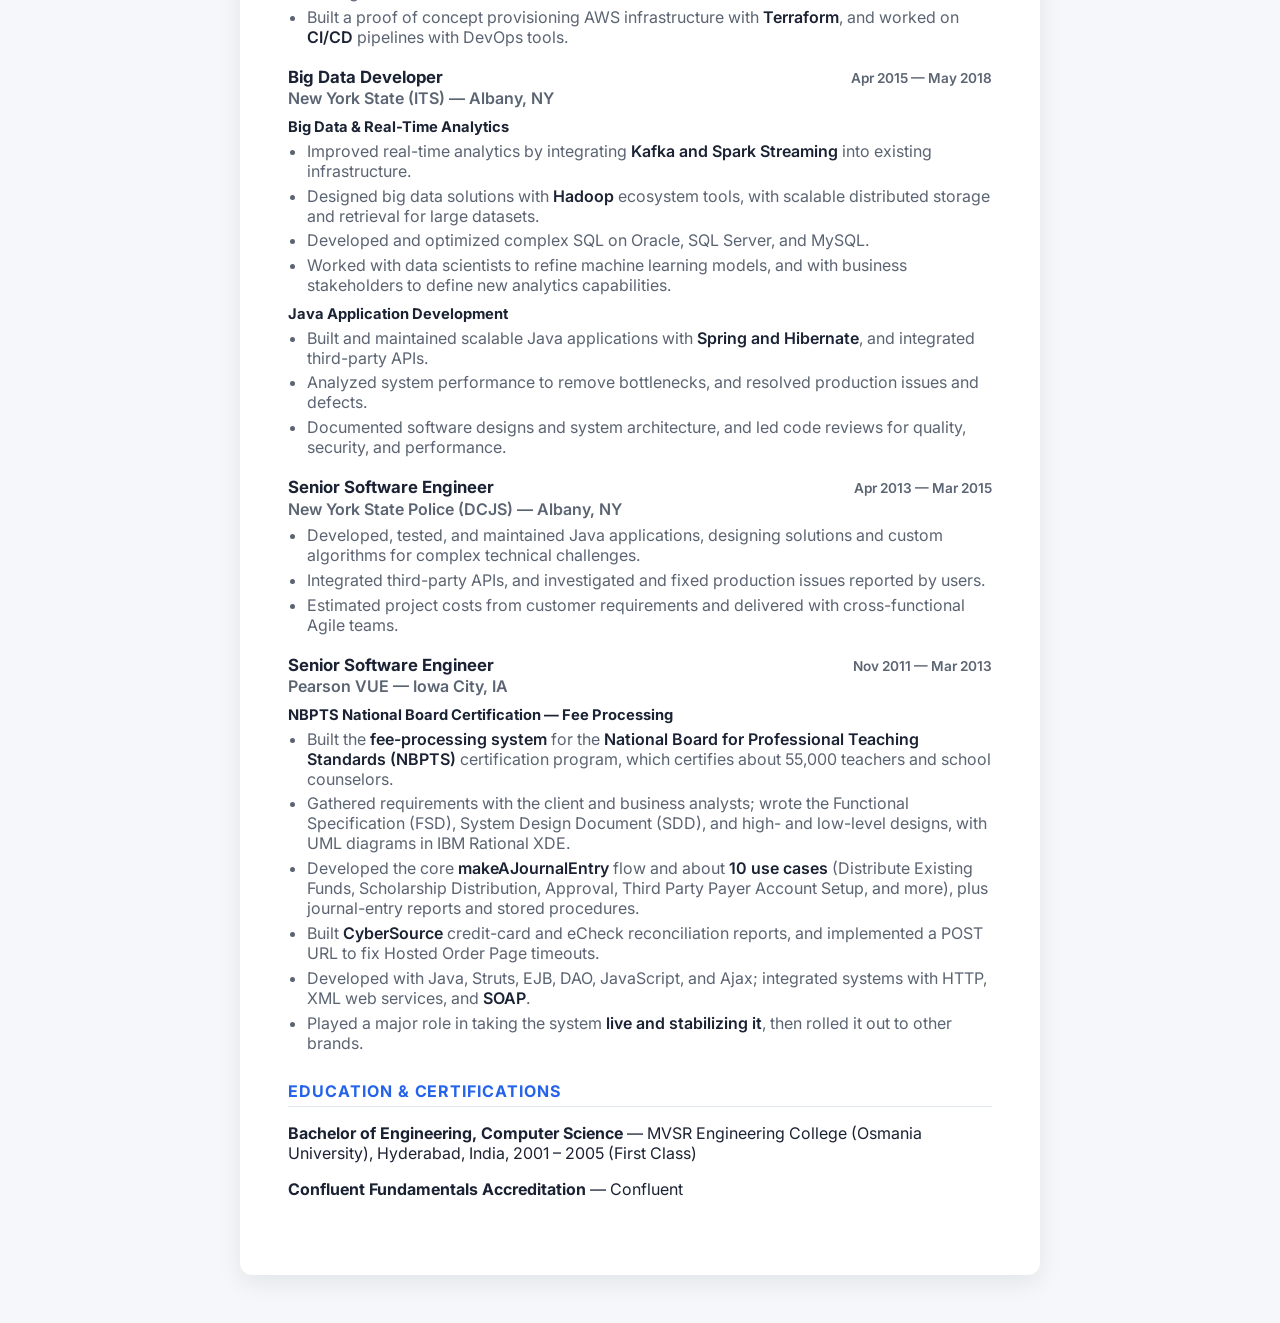
<file: resume.html>
<!DOCTYPE html>
<html lang="en">
<head>
  <meta charset="UTF-8">
  <meta name="viewport" content="width=device-width, initial-scale=1.0">
  <title>Ramesh Sirimalla — Resume</title>
  <meta name="description" content="Resume of Ramesh Sirimalla, Forward Deployed Engineer: production multi-agent AI at CVS Health saving $10–15M a year, plus 15+ years of real-time data streaming.">
  <link rel="icon" type="image/svg+xml" href="images/favicon.svg">
  <link href="https://fonts.googleapis.com/css2?family=Inter:wght@400;500;600;700;800&display=swap" rel="stylesheet">
  <link rel="stylesheet" href="css/resume.css">
</head>
<body>
  <div class="resume-actions no-print">
    <a href="index.html">&larr; Back to site</a>
    <span class="resume-actions-right">
      <a href="resume/Ramesh_Sirimalla_Resume.pdf" download class="btn-link">Download PDF</a>
      <button onclick="window.print()">Print / Save as PDF</button>
    </span>
  </div>

  <main class="resume">
    <header class="resume-header">
      <h1>Ramesh Sirimalla</h1>
      <p class="resume-title">Forward Deployed Engineer — Real-Time Data Streaming &amp; Generative AI</p>
      <ul class="resume-contact">
        <li>Dallas, TX</li>
        <li><a href="mailto:rsirimalla82@gmail.com">rsirimalla82@gmail.com</a></li>
        <li><a href="tel:+19402977675">+1 940-297-7675</a></li>
        <li><a href="https://www.linkedin.com/in/ramesh-sirimalla/">linkedin.com/in/ramesh-sirimalla</a></li>
      </ul>
    </header>

    <section>
      <h2>Summary</h2>
      <p>
        <strong>Forward Deployed Engineer</strong> with 15+ years of experience shipping production-grade real-time data platforms and Generative AI in healthcare and financial services. At CVS Health, built multi-agent AI systems (LangGraph, RAG, MCP) that <strong>cut compliance losses by $10–15M a year</strong>, <strong>handle 200,000–500,000 patient replies a day</strong>, and <strong>contributed to a $700M yearly increase in messaging revenue</strong>, while <strong>cutting the deployment cycle from 12 weeks to 8</strong>. Works directly with business stakeholders and partners from discovery through production, backed by deep Kafka and streaming expertise.
      </p>
    </section>

    <section>
      <h2>Core Skills</h2>
      <p><strong>Streaming &amp; Messaging:</strong> Confluent Kafka, Kafka Streams, Kafka Connect, KSQL, Apache Flink, Redpanda, Azure Service Bus, Spark Streaming, StreamSets</p>
      <p><strong>Generative &amp; Agentic AI:</strong> LLMs, Prompt Engineering, RAG, LangChain, LangGraph, OpenAI API, Amazon Bedrock, Model Context Protocol, LLM Evaluation, Guardrails, FAISS, Pinecone, Chroma</p>
      <p><strong>Programming &amp; Frameworks:</strong> Java, Python, SQL, C++, Spring Boot, Spring Integration, Spring Batch, Hibernate, PySpark, Pandas</p>
      <p><strong>Data, Cloud &amp; DevOps:</strong> Oracle, SQL Server, MySQL, MongoDB, Redis, Google Spanner, Hadoop, AWS, Docker, Kubernetes (AKS, GKE), Jenkins, GitHub Actions, Splunk, Grafana</p>
    </section>

    <section>
      <h2>Experience</h2>

      <article class="resume-item">
        <div class="resume-item-head">
          <h3>Forward Deployed Engineer</h3>
          <span>Dec 2023 — Present</span>
        </div>
        <p class="resume-org">CVS Health — Dallas, TX</p>
        <p class="resume-project">Agentic AI for Patient Outreach Compliance (TCPA &amp; Do Not Contact)</p>
        <ul>
          <li><strong>Cut CVS Health's legal compliance losses by an estimated $10–15 million a year</strong> by designing and building a <strong>multi-agent AI system with LangGraph</strong> that screens patient outreach against the <strong>Do Not Contact list and TCPA rules</strong> across <strong>SMS, email, RCS, and IVR</strong>.</li>
          <li>Grounded the agents' compliance decisions with <strong>retrieval-augmented generation (RAG)</strong> over CVS compliance policies, patient consent records, and TCPA regulations.</li>
          <li>Connected the agents to the <strong>federal TCPA and Do Not Call (DNC) lists</strong> through the <strong>Model Context Protocol (MCP)</strong>, so every outreach decision is checked against current federal data.</li>
          <li>Owned the solution <strong>end to end with business stakeholders</strong>, from development through <strong>production deployment</strong>, delivering <strong>real-time compliance alerts</strong> and an up-to-date <strong>dashboard</strong> for the business.</li>
        </ul>
        <p class="resume-project">AI-Powered Patient Reply Handling (SMS, IVR &amp; Email)</p>
        <ul>
          <li>Developed a model that uses CVS Health's <strong>internal NLP / LLM model</strong> to understand and respond to <strong>200,000–500,000 patient replies a day</strong> across <strong>SMS (CVS's production short code), IVR, and email</strong>.</li>
          <li>Detects the intent of every reply and <strong>responds automatically</strong>: opt-outs (<strong>STOP</strong>), opt-ins (<strong>JOIN</strong>), <strong>UNDO</strong>, <strong>REFILL</strong>, <strong>HELP</strong>, <strong>YES/NO confirmations</strong> for refills and appointments, and <strong>free-text patient questions</strong>.</li>
        </ul>

        <p class="resume-project">Multi-Agent Outreach Analytics for Pharmacy Business Teams</p>
        <ul>
          <li>Built a <strong>multi-agent system with LangGraph and RAG</strong> that gives business stakeholders across <strong>Pharmacy Personalization (RxP)</strong>, <strong>Pharmacy Connect (RxC)</strong>, <strong>IDW</strong>, and <strong>CRDW</strong> up-to-date <strong>Grafana and Splunk dashboards</strong> on patient outreach across <strong>SMS, IVR, email, RCS, and push</strong>.</li>
          <li><strong>Increased outreach capacity by 25%</strong>, contributing to a <strong>$700 million yearly increase in revenue</strong> from CVS Health's messaging platform.</li>
        </ul>

        <p class="resume-project">Technical Leadership</p>
        <ul>
          <li><strong>Cut the deployment cycle from 12 weeks to 8 weeks</strong> (about 33% faster), getting new capabilities to patients and the business sooner.</li>
          <li>Lead engineering teams delivering healthcare solutions with product and business partners, and mentor junior engineers on streaming design, best practices, and technical skills.</li>
        </ul>
      </article>

      <article class="resume-item">
        <div class="resume-item-head">
          <h3>Senior Lead Engineer</h3>
          <span>Jun 2020 — Dec 2023</span>
        </div>
        <p class="resume-org">CVS Health — Dallas, TX</p>

        <p class="resume-project">Retail Orchestration Channel Management (ROCM) — Tier 1 Orchestration Hub</p>
        <ul>
          <li>Designed and built Spring Boot services for a <strong>real-time compliance-check API</strong> and a <strong>Patient Preferences update API</strong> serving CVS.com users.</li>
          <li>Built inbound RESTful services for <strong>dispositions from third-party applications</strong>, and integrated internal <strong>submit-order, refill-reminder, and schedule-refill</strong> APIs.</li>
          <li>Built <strong>Spring Integration</strong> applications on the <strong>Confluent Kafka</strong> API to capture closing events in real time, apply business logic, and call REST APIs of other CVS organizations to keep systems in sync.</li>
          <li>Built Spring Boot scheduler applications that load ROCM configuration nightly from <strong>Oracle to MongoDB</strong>.</li>
          <li>Set up <strong>high and critical alerting with C3 and Splunk</strong> for this Tier 1 orchestration hub.</li>
        </ul>

        <p class="resume-project">Real-Time Patient &amp; Customer Notifications</p>
        <ul>
          <li>Led high-level design and development of <strong>real-time data streaming applications</strong> that deliver a near-real-time experience to CVS patients and customers across <strong>SMS, email, push, and IVR</strong>.</li>
          <li>Worked directly with <strong>third-party messaging partners</strong> to integrate their SMS, IVR, and email platforms through RESTful web services and take the integrations into production.</li>
          <li>Built <strong>Kafka Streams</strong> applications with Spring Boot that prevent duplicate messages and guarantee delivery within the <strong>legal time window</strong> for patient communications.</li>
        </ul>

        <p class="resume-project">Streaming Proofs of Concept</p>
        <ul>
          <li>Built a POC decoupling RESTful services with <strong>Azure Service Bus</strong> for payment-transaction audits during the RxP prescription purchase cycle, with stateful computation in <strong>Apache Flink</strong>.</li>
          <li>Evaluated next-generation streaming platforms through multiple POCs on <strong>Redpanda, Apache Kafka, and Apache Flink</strong> across healthcare use cases.</li>
        </ul>

        <p class="resume-project">Engineering Practices</p>
        <ul>
          <li>Led code reviews to maintain quality standards and compliance with healthcare industry regulations.</li>
        </ul>
      </article>

      <article class="resume-item">
        <div class="resume-item-head">
          <h3>Senior Data Engineer</h3>
          <span>Jan 2019 — May 2020</span>
        </div>
        <p class="resume-org">Early Warning Services (Zelle) — Scottsdale, AZ</p>
        <p class="resume-project">Real-Time Kafka &amp; Spring Boot Services</p>
        <ul>
          <li>Developed Spring Boot services with <strong>Kafka Connect and KSQL</strong> to store audit transactions for real-time dashboard applications.</li>
          <li>Designed complex <strong>KStream topologies</strong> to dedupe messages and join two or more topics into a final payload published downstream.</li>
          <li>Built Spring Boot applications on Confluent Kafka to keep the inventory system up to date in real time.</li>
          <li>Developed a common <strong>gateway API</strong> with Spring Boot and Redis for load balancing, and integrated third-party APIs.</li>
          <li>Ran a Kafka proof of concept that was presented successfully to the client.</li>
        </ul>
        <p class="resume-project">Data Pipelines, Reporting &amp; Monitoring</p>
        <ul>
          <li>Designed scalable pipelines for real-time transaction processing and large-dataset ingestion, with ETL from multiple sources into a central repository.</li>
          <li>Built <strong>StreamSets</strong> pipelines for <strong>Mastercard</strong> reconciliation reports, and Grafana dashboards for <strong>Visa and Zelle</strong> reporting using Spring Boot microservices.</li>
          <li>Built Splunk and Grafana dashboards giving business and management users real-time visibility.</li>
        </ul>
        <p class="resume-project">Leadership &amp; Delivery</p>
        <ul>
          <li>Led the development team in designing and delivering solutions, and resolved conflicts between development teams and stakeholders.</li>
          <li>Gathered requirements and defined data architecture with cross-functional teams; managed database security and access-control policies, code reviews, and deployments.</li>
        </ul>
      </article>

      <article class="resume-item">
        <div class="resume-item-head">
          <h3>Kafka Lead Developer</h3>
          <span>Jun 2018 — Dec 2018</span>
        </div>
        <p class="resume-org">CBRE — Dallas, TX</p>
        <p class="resume-project">Sequentra Real Estate Data Integration</p>
        <ul>
          <li>Built the Kafka-based integration that streams data from <strong>Sequentra</strong>, CBRE's cloud corporate real estate platform (properties, transactions, projects, occupancy, and space management), to the external <strong>LeaseAccelerator</strong> lease-accounting system through Kafka messages and in-house microservices.</li>
          <li>Implemented complex <strong>Confluent Kafka producer</strong> use cases publishing <strong>3 million records</strong> into the Kafka cluster.</li>
          <li>Built <strong>pub-sub</strong> producer and consumer services for payments, reports, occupancies, and other use cases, updating customer applications in real time.</li>
          <li>Implemented <strong>replay and retry</strong> logic for business needs, with consumers that reset offsets using the Kafka <strong>consumer seek API</strong>.</li>
          <li>Worked closely with <strong>data scientists</strong>, providing the data inputs required by business requirements, and took part in application design document (ADD) discussions with the strategic architect.</li>
          <li>Built a proof of concept provisioning AWS infrastructure with <strong>Terraform</strong>, and worked on <strong>CI/CD</strong> pipelines with DevOps tools.</li>
        </ul>
      </article>

      <article class="resume-item">
        <div class="resume-item-head">
          <h3>Big Data Developer</h3>
          <span>Apr 2015 — May 2018</span>
        </div>
        <p class="resume-org">New York State (ITS) — Albany, NY</p>
        <p class="resume-project">Big Data &amp; Real-Time Analytics</p>
        <ul>
          <li>Improved real-time analytics by integrating <strong>Kafka and Spark Streaming</strong> into existing infrastructure.</li>
          <li>Designed big data solutions with <strong>Hadoop</strong> ecosystem tools, with scalable distributed storage and retrieval for large datasets.</li>
          <li>Developed and optimized complex SQL on Oracle, SQL Server, and MySQL.</li>
          <li>Worked with data scientists to refine machine learning models, and with business stakeholders to define new analytics capabilities.</li>
        </ul>
        <p class="resume-project">Java Application Development</p>
        <ul>
          <li>Built and maintained scalable Java applications with <strong>Spring and Hibernate</strong>, and integrated third-party APIs.</li>
          <li>Analyzed system performance to remove bottlenecks, and resolved production issues and defects.</li>
          <li>Documented software designs and system architecture, and led code reviews for quality, security, and performance.</li>
        </ul>
      </article>

      <article class="resume-item">
        <div class="resume-item-head">
          <h3>Senior Software Engineer</h3>
          <span>Apr 2013 — Mar 2015</span>
        </div>
        <p class="resume-org">New York State Police (DCJS) — Albany, NY</p>
        <ul>
          <li>Developed, tested, and maintained Java applications, designing solutions and custom algorithms for complex technical challenges.</li>
          <li>Integrated third-party APIs, and investigated and fixed production issues reported by users.</li>
          <li>Estimated project costs from customer requirements and delivered with cross-functional Agile teams.</li>
        </ul>
      </article>

      <article class="resume-item">
        <div class="resume-item-head">
          <h3>Senior Software Engineer</h3>
          <span>Nov 2011 — Mar 2013</span>
        </div>
        <p class="resume-org">Pearson VUE — Iowa City, IA</p>
        <p class="resume-project">NBPTS National Board Certification — Fee Processing</p>
        <ul>
          <li>Built the <strong>fee-processing system</strong> for the <strong>National Board for Professional Teaching Standards (NBPTS)</strong> certification program, which certifies about 55,000 teachers and school counselors.</li>
          <li>Gathered requirements with the client and business analysts; wrote the Functional Specification (FSD), System Design Document (SDD), and high- and low-level designs, with UML diagrams in IBM Rational XDE.</li>
          <li>Developed the core <strong>makeAJournalEntry</strong> flow and about <strong>10 use cases</strong> (Distribute Existing Funds, Scholarship Distribution, Approval, Third Party Payer Account Setup, and more), plus journal-entry reports and stored procedures.</li>
          <li>Built <strong>CyberSource</strong> credit-card and eCheck reconciliation reports, and implemented a POST URL to fix Hosted Order Page timeouts.</li>
          <li>Developed with Java, Struts, EJB, DAO, JavaScript, and Ajax; integrated systems with HTTP, XML web services, and <strong>SOAP</strong>.</li>
          <li>Played a major role in taking the system <strong>live and stabilizing it</strong>, then rolled it out to other brands.</li>
        </ul>
      </article>
    </section>

    <section>
      <h2>Education &amp; Certifications</h2>
      <p><strong>Bachelor of Engineering, Computer Science</strong> — MVSR Engineering College (Osmania University), Hyderabad, India, 2001 – 2005 (First Class)</p>
      <p><strong>Confluent Fundamentals Accreditation</strong> — Confluent</p>
    </section>
  </main>

  <script>
    document.querySelector('.resume-actions button')?.setAttribute('type', 'button');
  </script>
</body>
</html>
</file>
<file: css/style.css>
/* =========================================================
   Ramesh Sirimalla — Portfolio
   Sidebar layout, light + dark theme
   ========================================================= */

:root {
  --primary: #2563eb;
  --primary-dark: #1e40af;
  --primary-soft: rgba(37, 99, 235, 0.08);
  --primary-border: rgba(37, 99, 235, 0.9);
  --text: #1f2937;
  --heading: #111827;
  --text-light: #6b7280;
  --bg: #ffffff;
  --bg-alt: #f9fafb;
  --bg-hero: #f4f4f5;
  --surface: #ffffff;
  --callout-bg: #f3f7ff;
  --border: #e5e7eb;
  --btn-border: #1f2937;
  --footer-bg: #1f2937;
  --footer-text: #f9fafb;
  --shadow: 0 1px 3px rgba(0, 0, 0, 0.06), 0 4px 12px rgba(0, 0, 0, 0.05);
  --shadow-lg: 0 10px 25px -5px rgba(0, 0, 0, 0.12);
  --radius: 10px;
  --sidebar-width: 200px;
  --font: "Inter", -apple-system, BlinkMacSystemFont, "Segoe UI", Roboto, sans-serif;
}

[data-theme="dark"] {
  --primary: #60a5fa;
  --primary-dark: #93c5fd;
  --primary-soft: rgba(96, 165, 250, 0.12);
  --primary-border: rgba(96, 165, 250, 0.9);
  --text: #e5e7eb;
  --heading: #f9fafb;
  --text-light: #9ca3af;
  --bg: #0f172a;
  --bg-alt: #111c33;
  --bg-hero: #162036;
  --surface: #1e293b;
  --callout-bg: #172544;
  --border: #2b3a52;
  --btn-border: #cbd5e1;
  --footer-bg: #020617;
  --footer-text: #e5e7eb;
  --shadow: 0 4px 12px rgba(0, 0, 0, 0.35);
  --shadow-lg: 0 10px 25px -5px rgba(0, 0, 0, 0.5);
}

*, *::before, *::after { box-sizing: border-box; }

html { scroll-behavior: smooth; }

body {
  margin: 0;
  font-family: var(--font);
  color: var(--text);
  background: var(--bg);
  line-height: 1.7;
  -webkit-font-smoothing: antialiased;
}

img { max-width: 100%; display: block; }
a { color: var(--primary); }
h1, h2, h3, h4 { line-height: 1.3; margin: 0 0 0.5em; color: var(--heading); }

.container { max-width: 1200px; margin: 0 auto; padding: 0 2.5rem; }

.skip-link {
  position: absolute; left: -999px; top: 0;
  background: var(--primary); color: #fff; padding: 0.5rem 1rem; z-index: 200;
}
.skip-link:focus { left: 1rem; top: 1rem; }

/* ===================== Sidebar ===================== */
.sidebar {
  position: fixed; inset: 0 auto 0 0;
  width: var(--sidebar-width);
  background: var(--surface);
  box-shadow: 2px 0 10px rgba(0, 0, 0, 0.04);
  border-right: 1px solid var(--border);
  display: flex; flex-direction: column; justify-content: center;
  padding: 2rem 0 1.25rem;
  z-index: 100;
  overflow-y: auto;
  transition: transform 0.3s ease, background 0.3s ease;
}

.sidebar-menu { list-style: none; margin: auto 0; padding: 0; }
.sidebar-menu a {
  display: block;
  padding: 1.05rem 1.5rem;
  color: var(--heading);
  font-weight: 600; font-size: 1rem; line-height: 1.45;
  text-decoration: none;
  border-left: 3px solid transparent;
  transition: background 0.2s ease, color 0.2s ease, border-color 0.2s ease;
}
.sidebar-menu a:hover { background: var(--bg-alt); color: var(--primary); }
.sidebar-menu a.active {
  color: var(--primary);
  background: var(--bg-alt);
  border-left-color: var(--primary);
}

.sidebar-footer { padding: 1rem 1.5rem 0; }
.theme-toggle {
  display: inline-flex; align-items: center; gap: 0.5rem;
  background: var(--bg-alt); color: var(--text);
  border: 1px solid var(--border); border-radius: 999px;
  padding: 0.4rem 0.85rem; font: inherit; font-size: 0.82rem; cursor: pointer;
}
.theme-toggle:hover { border-color: var(--primary); }
.icon-moon { display: none; }
[data-theme="dark"] .icon-sun { display: none; }
[data-theme="dark"] .icon-moon { display: inline; }

/* Mobile toggle */
.mobile-menu-toggle {
  display: none;
  position: fixed; top: 1rem; left: 1rem; z-index: 120;
  width: 44px; height: 44px;
  background: var(--surface); border: 1px solid var(--border); border-radius: 10px;
  box-shadow: var(--shadow); cursor: pointer;
  flex-direction: column; justify-content: center; align-items: center; gap: 5px;
}
.mobile-menu-toggle span { width: 20px; height: 2px; background: var(--text); border-radius: 2px; }
.sidebar-backdrop { position: fixed; inset: 0; background: rgba(15, 23, 42, 0.45); z-index: 90; }

/* ===================== Main ===================== */
.main-content {
  margin-left: var(--sidebar-width);
  min-height: 100vh;
  display: flex; flex-direction: column;
}
main { flex: 1; }

/* ===================== Hero ===================== */
.hero {
  background: var(--bg-hero);
  border-bottom: 1px solid var(--border);
  padding: 2.75rem 0 2.25rem;
}
.hero-container { display: flex; align-items: center; justify-content: space-between; gap: 2.5rem; }
.hero-content { flex: 1; min-width: 0; }
.hero h1 { font-size: clamp(2.2rem, 4.5vw, 3.1rem); font-weight: 800; letter-spacing: -0.02em; margin-bottom: 0.6rem; }
.tagline-subtitle { font-size: 1.4rem; color: var(--text); font-weight: 300; margin: 0 0 0.5rem; }
.tagline { font-size: 1.05rem; color: var(--text); opacity: 0.85; margin: 0 0 1.35rem; }

.hero-contact-links { display: flex; flex-wrap: wrap; gap: 0.75rem; }
.hero-contact-btn {
  display: inline-flex; align-items: center; gap: 0.45rem;
  padding: 0.6rem 1rem;
  background: var(--surface); color: var(--heading);
  border: 2px solid var(--btn-border); border-radius: 6px;
  font: inherit; font-size: 0.88rem; font-weight: 600;
  text-decoration: none; cursor: pointer;
  transition: transform 0.2s ease, border-color 0.2s ease, color 0.2s ease;
}
.hero-contact-btn:hover { transform: translateY(-2px); border-color: var(--primary); color: var(--primary); }

.contact-reveal {
  display: inline-block;
  margin: 1rem 0.75rem 0 0; padding: 0.65rem 1rem;
  background: var(--primary-soft); border-radius: 8px;
  font-weight: 500;
}
.contact-reveal[hidden] { display: none; }

.hero-photo { flex-shrink: 0; }
.profile-image-hero {
  width: 180px; height: 180px; border-radius: 50%; object-fit: cover;
  border: 5px solid var(--surface);
  box-shadow: var(--shadow-lg);
}

/* ===================== Sections ===================== */
.section { padding: 4.5rem 0 5rem; }
.section-alt { background: var(--bg-alt); }
.section-title {
  text-align: center;
  font-size: clamp(1.9rem, 3.5vw, 2.5rem);
  font-weight: 800; letter-spacing: -0.02em;
  margin-bottom: 2.25rem;
}
.section-intro { text-align: center; color: var(--text-light); max-width: 720px; margin: 0 auto 2.25rem; }
.section-note { text-align: center; color: var(--text-light); font-size: 0.85rem; margin: 2rem 0 0; }
.subsection-title {
  font-size: 1.6rem; font-weight: 800;
  margin: 3rem 0 1.75rem; padding-bottom: 0.75rem;
  position: relative;
}
.subsection-title::after {
  content: ""; position: absolute; left: 0; bottom: 0;
  width: 72px; height: 3px; background: var(--primary); border-radius: 2px;
}

/* One panel at a time once JS is running; without JS everything shows */
.js [data-panel]:not(.is-visible) { display: none; }
.js [data-panel].is-visible { animation: fadeIn 0.35s ease; }
@keyframes fadeIn { from { opacity: 0; transform: translateY(8px); } to { opacity: 1; transform: none; } }

/* ===================== Tabs ===================== */
.tab-nav { display: flex; flex-wrap: wrap; justify-content: center; gap: 1rem; margin-bottom: 2.5rem; }
.tab-btn {
  padding: 0.7rem 1.6rem;
  background: var(--surface); color: var(--heading);
  border: 2px solid var(--primary-border);
  border-radius: 6px;
  font: inherit; font-size: 0.95rem; font-weight: 600; cursor: pointer;
  transition: all 0.2s ease;
}
.tab-btn:hover { background: var(--primary-soft); }
.tab-btn.active {
  background: var(--primary); color: #fff; border-color: var(--primary);
  box-shadow: 0 4px 12px rgba(37, 99, 235, 0.3);
}
[data-theme="dark"] .tab-btn.active { color: #0f172a; }
.tab-panel[hidden] { display: none; }
.tab-panel.active { animation: fadeIn 0.3s ease; }

/* ===================== About ===================== */
.about-text p { color: var(--text-light); font-size: 1.04rem; line-height: 1.85; margin: 0 0 1.4rem; }

.callout {
  background: var(--callout-bg);
  border-left: 4px solid var(--primary);
  border-radius: var(--radius);
  padding: 1.75rem 2rem;
  margin: 0;
  line-height: 1.85;
  box-shadow: var(--shadow);
}
.testimonial { max-width: 820px; margin: 0 auto; font-size: 1.15rem; }
.testimonial p { margin: 0 0 1rem; font-style: italic; }
.testimonial footer { font-size: 0.95rem; font-weight: 600; color: var(--text-light); }
.detail-card .job-highlights { margin-bottom: 0.5rem; }
.callout-center { text-align: center; margin-top: 2.5rem; }
.callout-center h3 { color: var(--primary); font-size: 1.1rem; }
.callout-center p { margin: 0 auto; max-width: 720px; }

/* Experience */
.experience-item {
  background: var(--surface); border-radius: var(--radius);
  padding: 2rem 2.25rem; margin-bottom: 1.75rem;
  box-shadow: var(--shadow);
}
.experience-item.condensed { padding: 1.5rem 2.25rem; }
.company-name { color: var(--primary); font-size: 1.65rem; font-weight: 700; margin-bottom: 0.35rem; }
.experience-item.condensed .company-name { font-size: 1.3rem; }
.job-title { font-size: 1.12rem; font-weight: 600; margin-bottom: 0.35rem; }
.job-meta { font-style: italic; color: var(--text-light); font-size: 0.95rem; margin: 0 0 0.85rem; }
.job-meta .muted { font-style: normal; font-size: 0.85rem; }
.job-summary { color: var(--text-light); font-size: 1.05rem; font-weight: 500; margin: 0 0 0.75rem; }
.job-highlights { list-style: none; margin: 0; padding: 0; }
.job-highlights li { position: relative; padding-left: 1.5rem; color: var(--text-light); margin-bottom: 0.6rem; }
.job-highlights li::before { content: "▸"; position: absolute; left: 0.2rem; color: var(--primary); font-size: 0.85rem; }

/* ===================== Cards ===================== */
.card-grid { display: grid; gap: 1.75rem; }
.card-grid-2 { grid-template-columns: repeat(2, 1fr); }
.card-grid-3 { grid-template-columns: repeat(3, 1fr); }
.card {
  background: var(--surface); border-radius: var(--radius);
  padding: 1.75rem 2rem; box-shadow: var(--shadow);
  transition: transform 0.25s ease, box-shadow 0.25s ease;
}
.card:hover { transform: translateY(-3px); box-shadow: var(--shadow-lg); }
.card h3 { font-size: 1.2rem; }
.card h4 { font-size: 1.15rem; }
.card p { color: var(--text-light); margin: 0; font-size: 0.97rem; line-height: 1.75; }
.accent-card { border-left: 4px solid var(--primary); }
.card-icon { font-size: 2.2rem; margin-bottom: 0.9rem; line-height: 1; }
.cert-issuer { color: var(--primary) !important; font-weight: 600; font-size: 0.92rem !important; }

/* How I apply */
.application-list { display: grid; grid-template-columns: repeat(2, 1fr); gap: 1.5rem; }
.application-item {
  display: flex; gap: 1.1rem; align-items: flex-start;
  background: var(--bg-alt); border-radius: var(--radius); padding: 1.5rem;
}
.application-icon {
  flex-shrink: 0; width: 52px; height: 52px; display: grid; place-items: center;
  font-size: 1.6rem; background: var(--surface); border-radius: 12px; box-shadow: var(--shadow);
}
.application-item h4 { font-size: 1.1rem; margin-bottom: 0.3rem; }
.application-item p { margin: 0; color: var(--text-light); }

/* Thought leadership feature list */
.feature-list { display: grid; gap: 1.5rem; }
.feature-item {
  background: var(--surface); border-left: 4px solid var(--primary); border-radius: var(--radius);
  padding: 1.6rem 2rem; box-shadow: var(--shadow);
}
.feature-item h3 { color: var(--primary); font-size: 1.3rem; }
.feature-item p { color: var(--text-light); margin: 0; }
.article-link { display: inline-block; margin-top: 0.75rem; font-weight: 600; font-size: 0.85rem; color: var(--text-light); }

/* Tech strategy pillars */
.pillar-card { border-top: 4px solid var(--primary); }
.pillar-head { display: flex; gap: 0.9rem; align-items: center; margin-bottom: 1rem; }
.pillar-icon {
  width: 44px; height: 44px; flex-shrink: 0; display: grid; place-items: center;
  font-size: 1.3rem; background: var(--bg-alt); border-radius: 50%;
}
.pillar-num { display: block; color: var(--primary); font-size: 0.8rem; font-weight: 800; letter-spacing: 0.1em; text-transform: uppercase; }
.pillar-head h3 { margin: 0; font-size: 1.2rem; }
.pillar-lead { color: var(--heading) !important; font-weight: 600; padding-bottom: 1rem; margin-bottom: 1rem !important; border-bottom: 1px solid var(--border); }

.check-list { list-style: none; margin: 0; padding: 0; }
.check-list li { position: relative; padding-left: 1.6rem; color: var(--text-light); margin-bottom: 0.65rem; line-height: 1.5; }
.check-list li::before { content: "✓"; position: absolute; left: 0; color: var(--primary); font-weight: 800; }

.tag-list { list-style: none; display: flex; flex-wrap: wrap; gap: 0.5rem; margin: 0; padding: 0; }
.tag-list li {
  background: var(--primary-soft); color: var(--primary-dark);
  padding: 0.3rem 0.8rem; border-radius: 999px;
  font-size: 0.85rem; font-weight: 600;
}

/* ===================== Projects ===================== */
.project-detail {
  background: var(--surface); border-radius: var(--radius);
  padding: 2.5rem; box-shadow: var(--shadow);
}
.project-header { text-align: center; margin-bottom: 2.25rem; }
.project-badge {
  display: inline-block; background: var(--primary); color: #fff;
  font-size: 0.82rem; font-weight: 700; padding: 0.4rem 1.1rem; border-radius: 999px;
  margin-bottom: 1rem;
}
[data-theme="dark"] .project-badge { color: #0f172a; }
.project-header h3 { color: var(--primary); font-size: clamp(1.5rem, 3vw, 2rem); font-weight: 800; }
.project-subtitle { color: var(--text-light); font-size: 1.1rem; margin: 0; }

.stat-grid { display: grid; grid-template-columns: repeat(auto-fit, minmax(180px, 1fr)); gap: 1.5rem; margin-bottom: 2.25rem; }
.stat-card {
  text-align: center; background: var(--surface); border-radius: var(--radius);
  padding: 1.75rem 1rem; box-shadow: var(--shadow); border: 1px solid var(--border);
}
.stat-icon { font-size: 2rem; margin-bottom: 0.6rem; }
.stat-card strong { display: block; font-size: 2.1rem; font-weight: 800; color: var(--primary); line-height: 1.2; }
.stat-card span { font-size: 0.9rem; color: var(--text-light); }

.detail-card {
  border-radius: var(--radius); padding: 1.75rem 2rem;
  box-shadow: var(--shadow); border: 1px solid var(--border);
}
.detail-card h4 {
  display: flex; align-items: center; gap: 0.75rem;
  font-size: 1.3rem; padding-bottom: 0.9rem; margin: 0 0 1.1rem;
  border-bottom: 1px solid var(--border);
}
.detail-card h4:not(:first-child) { margin-top: 2rem; }
.detail-icon {
  width: 44px; height: 44px; display: grid; place-items: center;
  border-radius: 10px; background: var(--primary-soft); font-size: 1.3rem;
}
.detail-card p { color: var(--text-light); margin: 0; }

/* ===================== Skills ===================== */
.skills-grid { display: grid; grid-template-columns: repeat(auto-fit, minmax(190px, 1fr)); gap: 2rem 2.5rem; padding: 0 1rem; }
.skill-column h3 { color: var(--primary); font-size: 1.15rem; margin-bottom: 1.1rem; }

/* ===================== Gallery ===================== */
.empty-state {
  text-align: center; max-width: 560px; margin: 0 auto;
  padding: 3rem 2rem; border: 2px dashed var(--border); border-radius: var(--radius);
}
.empty-icon { font-size: 2.5rem; margin-bottom: 0.75rem; }
.empty-state p { color: var(--text-light); margin: 0; }

/* ===================== Contact ===================== */
.contact-links { display: flex; flex-wrap: wrap; justify-content: center; gap: 1rem; }
.contact-btn {
  display: inline-flex; align-items: center; gap: 0.5rem;
  background: var(--surface); color: var(--heading);
  padding: 0.85rem 1.3rem; border-radius: 8px;
  font-weight: 600; font-size: 0.92rem; text-decoration: none;
  box-shadow: var(--shadow);
  transition: transform 0.2s ease, color 0.2s ease;
}
.contact-btn:hover { transform: translateY(-2px); color: var(--primary); }

/* ===================== Footer ===================== */
.site-footer { background: var(--footer-bg); color: var(--footer-text); text-align: center; padding: 1.75rem 1rem; font-size: 0.92rem; }
.site-footer p { margin: 0; }

:focus-visible { outline: 2px solid var(--primary); outline-offset: 2px; }

/* ===================== Responsive ===================== */
@media (max-width: 1100px) {
  .card-grid-3 { grid-template-columns: repeat(2, 1fr); }
}

@media (max-width: 860px) {
  .sidebar { transform: translateX(-100%); box-shadow: var(--shadow-lg); width: 240px; }
  .sidebar.open { transform: none; }
  .mobile-menu-toggle { display: flex; }
  .main-content { margin-left: 0; }
  .container { padding: 0 1rem; }
  .hero { padding: 4.5rem 0 2.25rem; }
  .hero-container { flex-direction: column-reverse; align-items: flex-start; gap: 1.25rem; }
  .profile-image-hero { width: 130px; height: 130px; }
  .card-grid-2, .application-list { grid-template-columns: 1fr; }
  .project-detail { padding: 1.5rem; }
  .experience-item, .experience-item.condensed { padding: 1.5rem; }
}

@media (max-width: 600px) {
  .card-grid-3 { grid-template-columns: 1fr; }
  .tab-nav { gap: 0.6rem; }
  .tab-btn { flex: 1 1 auto; padding: 0.65rem 1rem; }
  .callout, .detail-card, .feature-item, .card { padding: 1.35rem; }
  .company-name { font-size: 1.35rem; }
}

@media (prefers-reduced-motion: reduce) {
  *, *::before, *::after { animation: none !important; transition: none !important; }
  html { scroll-behavior: auto; }
}
</file>
<file: css/resume.css>
:root {
  --color-text: #1a2233;
  --color-text-muted: #5b6472;
  --color-primary: #2563eb;
  --color-border: #e2e8f0;
  --font-base: "Inter", -apple-system, BlinkMacSystemFont, "Segoe UI", Roboto, sans-serif;
}

* { box-sizing: border-box; }

body {
  margin: 0;
  font-family: var(--font-base);
  color: var(--color-text);
  background: #f5f7fa;
}

.resume-actions {
  display: flex;
  justify-content: space-between;
  align-items: center;
  max-width: 800px;
  margin: 0 auto;
  padding: 1rem 1.5rem;
}
.resume-actions-right { display: flex; align-items: center; gap: 0.75rem; }
.btn-link { font-weight: 600; font-size: 0.9rem; }
.resume-actions button {
  font-family: inherit;
  font-size: 0.9rem;
  font-weight: 600;
  background: var(--color-primary);
  color: #fff;
  border: none;
  border-radius: 8px;
  padding: 0.6rem 1.2rem;
  cursor: pointer;
}

.resume {
  max-width: 800px;
  margin: 0 auto 3rem;
  background: #fff;
  padding: 3rem;
  border-radius: 12px;
  box-shadow: 0 8px 24px rgba(15, 23, 42, 0.08);
}

.resume-header { margin-bottom: 2rem; border-bottom: 3px solid var(--color-primary); padding-bottom: 1rem; }
.resume-header h1 { margin: 0 0 0.25rem; font-size: 2rem; }
.resume-title { color: var(--color-text-muted); margin: 0 0 0.75rem; font-weight: 600; }
.resume-contact { list-style: none; display: flex; gap: 1.5rem; padding: 0; margin: 0; font-size: 0.9rem; }
.resume-contact a { color: inherit; text-decoration: none; }

section { margin-bottom: 1.75rem; }
h2 {
  font-size: 1rem;
  text-transform: uppercase;
  letter-spacing: 0.06em;
  color: var(--color-primary);
  border-bottom: 1px solid var(--color-border);
  padding-bottom: 0.35rem;
  margin-bottom: 0.75rem;
}

.resume-item { margin-bottom: 1.25rem; }
.resume-item-head { display: flex; justify-content: space-between; align-items: baseline; }
.resume-item-head h3 { margin: 0; font-size: 1.05rem; }
.resume-item-head span { font-size: 0.85rem; color: var(--color-text-muted); font-weight: 600; }
.resume-org { margin: 0.1rem 0 0.4rem; font-weight: 600; color: var(--color-text-muted); }
.resume-org em { font-weight: 400; }

.resume ul { margin: 0; padding-left: 1.2rem; }
.resume-project { margin: 0.6rem 0 0.3rem; font-weight: 700; font-size: 0.92rem; color: var(--color-text); }
.resume li strong { color: var(--color-text); font-weight: 600; }
.resume-item-head, .resume-org { break-after: avoid; }
.resume-project { break-after: avoid; }
.resume li { margin-bottom: 0.3rem; color: var(--color-text-muted); }

.resume-inline-list { display: flex; flex-wrap: wrap; gap: 0.5rem; padding: 0; list-style: none; }
.resume-inline-list li {
  background: #eef2ff;
  color: #1e3a8a;
  border-radius: 999px;
  padding: 0.3rem 0.75rem;
  font-size: 0.8rem;
  margin: 0;
}

@page { size: letter; margin: 0.4in 0.5in; }

@media print {
  body { background: #fff; font-size: 10pt; line-height: 1.4; }
  .resume-header { margin-bottom: 0.9rem; padding-bottom: 0.6rem; }
  .resume-header h1 { font-size: 1.7rem; }
  section { margin-bottom: 0.9rem; }
  h2 { margin-bottom: 0.45rem; padding-bottom: 0.2rem; font-size: 0.95rem; }
  .resume-item { margin-bottom: 0.7rem; }
  .resume li { margin-bottom: 0.12rem; }
  .resume-project { margin: 0.35rem 0 0.15rem; }
  .resume p { margin: 0 0 0.35rem; }
  .no-print { display: none; }
  .resume { box-shadow: none; padding: 0; margin: 0; max-width: none; }
}

@media (max-width: 600px) {
  .resume { padding: 1.5rem; }
  .resume-item-head { flex-direction: column; align-items: flex-start; gap: 0.15rem; }
  .resume-contact { flex-direction: column; gap: 0.35rem; }
}
</file>
